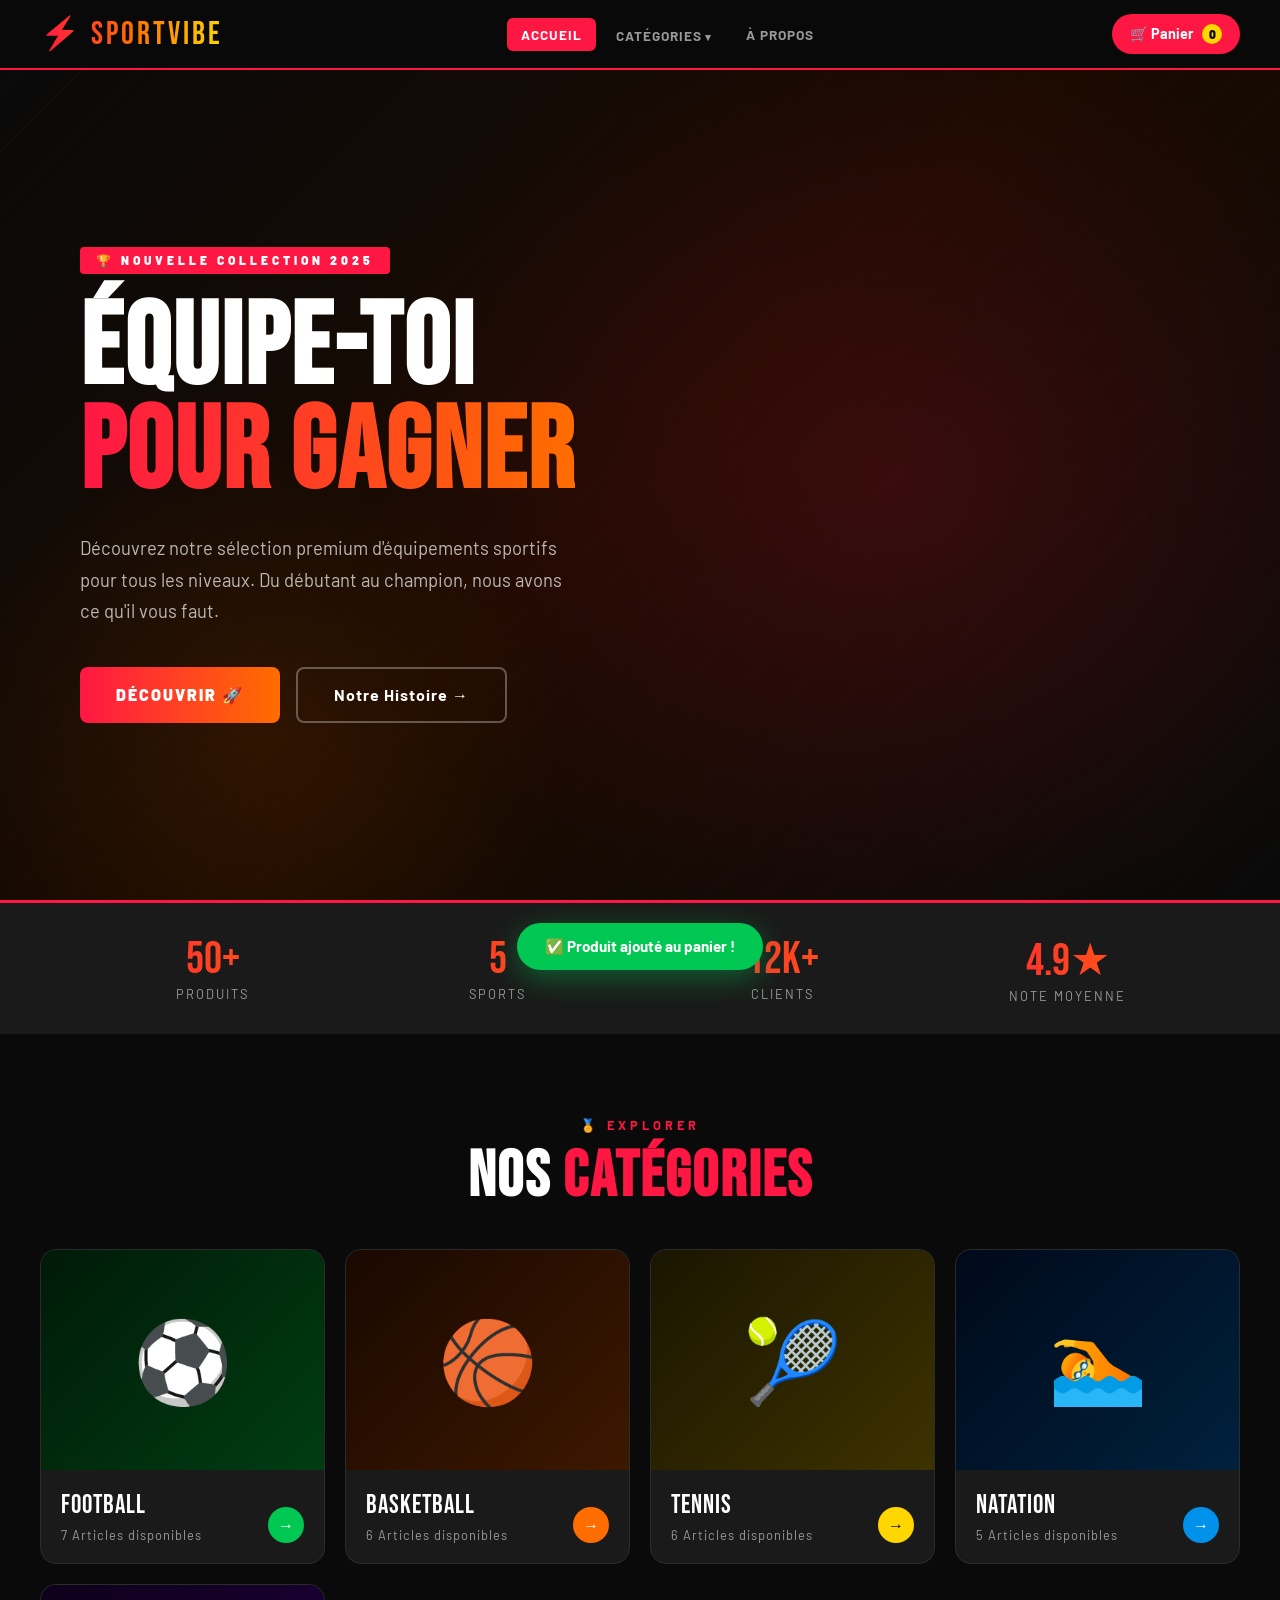
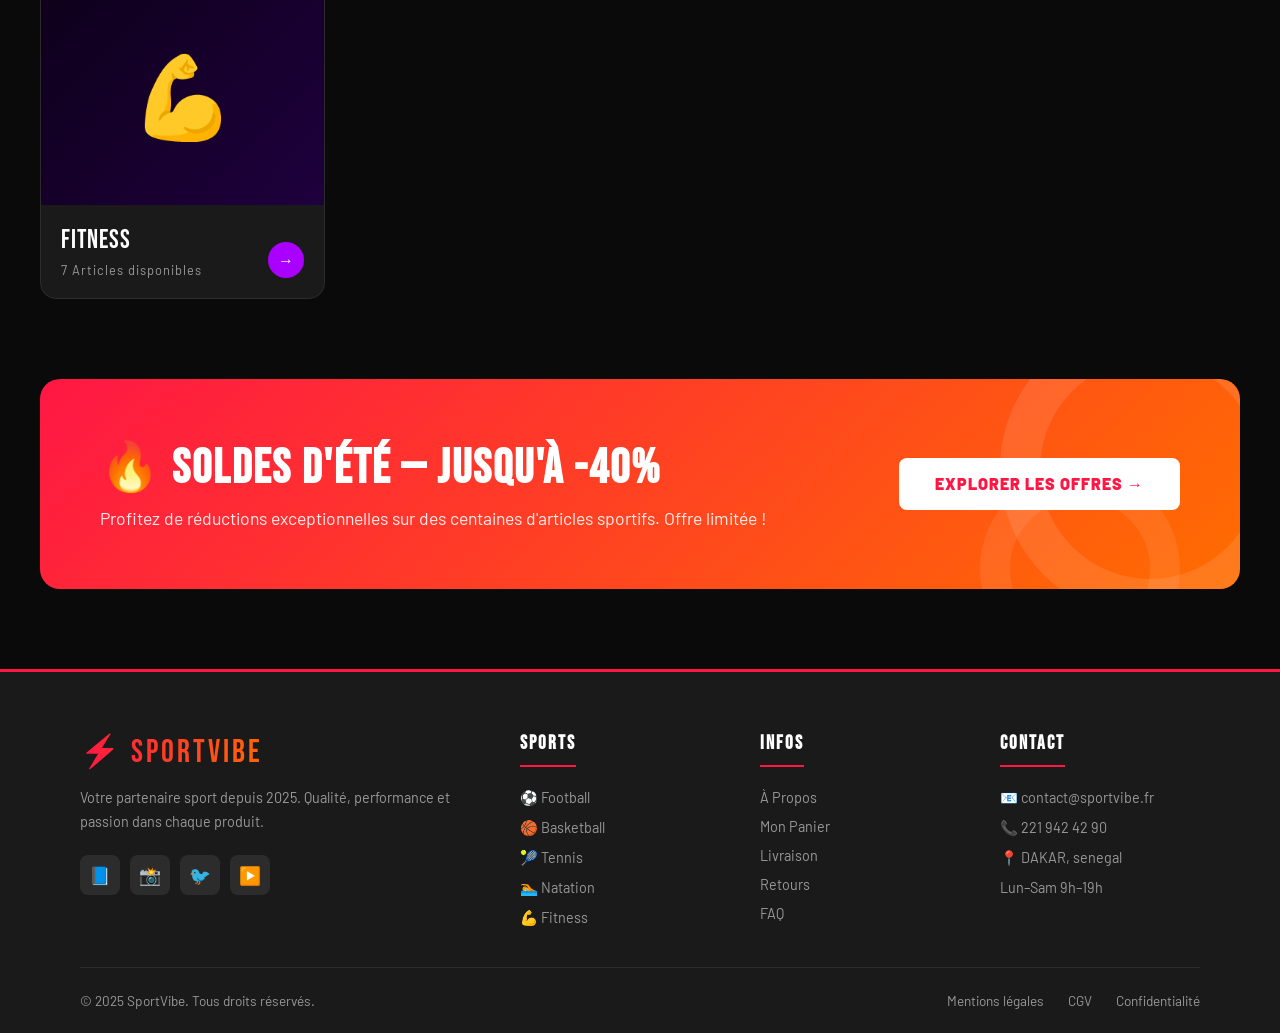
<file: index.html>
<!DOCTYPE html>
<html lang="fr">
<head>
  <meta charset="UTF-8" />
  <meta name="viewport" content="width=device-width, initial-scale=1.0"/>
  <title>SportVibe – Équipements Sport</title>
  <link rel="stylesheet" href="style.css" />
</head>
<body>

<!-- NAVBAR -->
<nav class="navbar">
  <a class="nav-logo" href="index.html">⚡ SPORTVIBE</a>
  <div class="nav-links">
    <a href="index.html" class="active">Accueil</a>
    <div class="nav-dropdown">
      <a href="#">Catégories</a>
      <div class="dropdown-menu">
        <a href="football.html">⚽ Football</a>
        <a href="basketball.html">🏀 Basketball</a>
        <a href="tennis.html">🎾 Tennis</a>
        <a href="natation.html">🏊 Natation</a>
        <a href="fitness.html">💪 Fitness</a>
      </div>
    </div>
    <a href="apropos.html">À Propos</a>
  </div>
  <a href="panier.html" class="btn-cart">
    🛒 Panier <span class="cart-count" id="cartCount">0</span>
  </a>
</nav>

<!-- PAGE -->
<div class="page-wrapper">

  <!-- HERO -->
  <section class="hero">
    <div class="hero-bg"></div>
    <div class="hero-stripes"></div>
    <div class="hero-content">
      <div class="hero-tag">🏆 Nouvelle Collection 2025</div>
      <h1>ÉQUIPE-TOI <span>POUR GAGNER</span></h1>
      <p>Découvrez notre sélection premium d'équipements sportifs pour tous les niveaux. Du débutant au champion, nous avons ce qu'il vous faut.</p>
      <div class="hero-btns">
        <a href="football.html" class="btn-primary">Découvrir 🚀</a>
        <a href="apropos.html" class="btn-secondary">Notre Histoire →</a>
      </div>
    </div>
  </section>

  <!-- STATS BAR -->
  <div class="stats-bar">
    <div class="stat-item">
      <div class="stat-num">50+</div>
      <div class="stat-label">Produits</div>
    </div>
    <div class="stat-item">
      <div class="stat-num">5</div>
      <div class="stat-label">Sports</div>
    </div>
    <div class="stat-item">
      <div class="stat-num">12K+</div>
      <div class="stat-label">Clients</div>
    </div>
    <div class="stat-item">
      <div class="stat-num">4.9★</div>
      <div class="stat-label">Note Moyenne</div>
    </div>
  </div>

  <!-- CATEGORIES -->
  <div class="section-header">
    <div class="section-tag">🏅 Explorer</div>
    <h2 class="section-title">NOS <span>CATÉGORIES</span></h2>
  </div>

  <section class="categories-section">
    <div class="categories-grid">

      <a href="football.html" class="cat-card" style="--accent:#00C853; --bg: linear-gradient(135deg,#001a08,#003d12);">
        <div class="cat-card-img-placeholder" style="--bg: linear-gradient(135deg,#001a08,#003d12);">⚽</div>
        <div class="cat-card-body">
          <div class="cat-card-name">Football</div>
          <div class="cat-card-count">7 Articles disponibles</div>
        </div>
        <div class="cat-card-arrow" style="background:#00C853;">→</div>
      </a>

      <a href="basketball.html" class="cat-card" style="--accent:#FF6D00; --bg: linear-gradient(135deg,#1a0800,#3d1800);">
        <div class="cat-card-img-placeholder" style="background: linear-gradient(135deg,#1a0800,#3d1800);">🏀</div>
        <div class="cat-card-body">
          <div class="cat-card-name">Basketball</div>
          <div class="cat-card-count">6 Articles disponibles</div>
        </div>
        <div class="cat-card-arrow" style="background:#FF6D00;">→</div>
      </a>

      <a href="tennis.html" class="cat-card" style="--accent:#FFD600; --bg: linear-gradient(135deg,#1a1500,#3d3200);">
        <div class="cat-card-img-placeholder" style="background: linear-gradient(135deg,#1a1500,#3d3200);">🎾</div>
        <div class="cat-card-body">
          <div class="cat-card-name">Tennis</div>
          <div class="cat-card-count">6 Articles disponibles</div>
        </div>
        <div class="cat-card-arrow" style="background:#FFD600; color:#000;">→</div>
      </a>

      <a href="natation.html" class="cat-card" style="--accent:#0091EA; --bg: linear-gradient(135deg,#00091a,#00213d);">
        <div class="cat-card-img-placeholder" style="background: linear-gradient(135deg,#00091a,#00213d);">🏊</div>
        <div class="cat-card-body">
          <div class="cat-card-name">Natation</div>
          <div class="cat-card-count">5 Articles disponibles</div>
        </div>
        <div class="cat-card-arrow" style="background:#0091EA;">→</div>
      </a>

      <a href="fitness.html" class="cat-card" style="--accent:#AA00FF; --bg: linear-gradient(135deg,#0e001a,#1e003d);">
        <div class="cat-card-img-placeholder" style="background: linear-gradient(135deg,#0e001a,#1e003d);">💪</div>
        <div class="cat-card-body">
          <div class="cat-card-name">Fitness</div>
          <div class="cat-card-count">7 Articles disponibles</div>
        </div>
        <div class="cat-card-arrow" style="background:#AA00FF;">→</div>
      </a>

    </div>
  </section>

  <!-- PROMO BANNER -->
  <div class="promo-banner" style="margin: 0 40px 80px;">
    <div class="promo-text">
      <h2>🔥 SOLDES D'ÉTÉ — JUSQU'À -40%</h2>
      <p>Profitez de réductions exceptionnelles sur des centaines d'articles sportifs. Offre limitée !</p>
    </div>
    <a href="football.html" class="btn-white">Explorer les Offres →</a>
  </div>

</div>

<!-- FOOTER -->
<footer class="footer">
  <div class="footer-grid">
    <div class="footer-brand">
      <div class="footer-logo">⚡ SPORTVIBE</div>
      <p class="footer-desc">Votre partenaire sport depuis 2025. Qualité, performance et passion dans chaque produit.</p>
      <div class="footer-social">
        <a class="social-btn" href="#">📘</a>
        <a class="social-btn" href="#">📸</a>
        <a class="social-btn" href="#">🐦</a>
        <a class="social-btn" href="#">▶️</a>
      </div>
    </div>
    <div class="footer-col">
      <h4>Sports</h4>
      <ul>
        <li><a href="football.html">⚽ Football</a></li>
        <li><a href="basketball.html">🏀 Basketball</a></li>
        <li><a href="tennis.html">🎾 Tennis</a></li>
        <li><a href="natation.html">🏊 Natation</a></li>
        <li><a href="fitness.html">💪 Fitness</a></li>
      </ul>
    </div>
    <div class="footer-col">
      <h4>Infos</h4>
      <ul>
        <li><a href="apropos.html">À Propos</a></li>
        <li><a href="panier.html">Mon Panier</a></li>
        <li><a href="#">Livraison</a></li>
        <li><a href="#">Retours</a></li>
        <li><a href="#">FAQ</a></li>
      </ul>
    </div>
    <div class="footer-col">
      <h4>Contact</h4>
      <ul>
        <li><a href="#">📧 contact@sportvibe.fr</a></li>
        <li><a href="#">📞 221 942 42 90</a></li>
        <li><a href="#">📍 DAKAR, senegal</a></li>
        <li><a href="#">Lun–Sam 9h–19h</a></li>
      </ul>
    </div>
  </div>
  <div class="footer-bottom">
    <p class="footer-copy">© 2025 SportVibe. Tous droits réservés.</p>
    <div class="footer-bottom-links">
      <a href="#">Mentions légales</a>
      <a href="#">CGV</a>
      <a href="#">Confidentialité</a>
    </div>
  </div>
</footer>

<!-- TOAST -->
<div class="toast" id="toast">✅ Produit ajouté au panier !</div>

<script>
// Gestion panier
function getCart() { return JSON.parse(localStorage.getItem('sportvibe-cart') || '[]'); }
function saveCart(c) { localStorage.setItem('sportvibe-cart', JSON.stringify(c)); }
function updateCount() {
  const c = getCart();
  const total = c.reduce((s, i) => s + i.qty, 0);
  document.getElementById('cartCount').textContent = total;
}
function addToCart(name, price, emoji) {
  const c = getCart();
  const idx = c.findIndex(i => i.name === name);
  if (idx >= 0) c[idx].qty++;
  else c.push({ name, price, emoji, qty: 1 });
  saveCart(c);
  updateCount();
  const t = document.getElementById('toast');
  t.classList.add('show');
  setTimeout(() => t.classList.remove('show'), 2500);
}
updateCount();
</script>
</body>
</html>
</file>
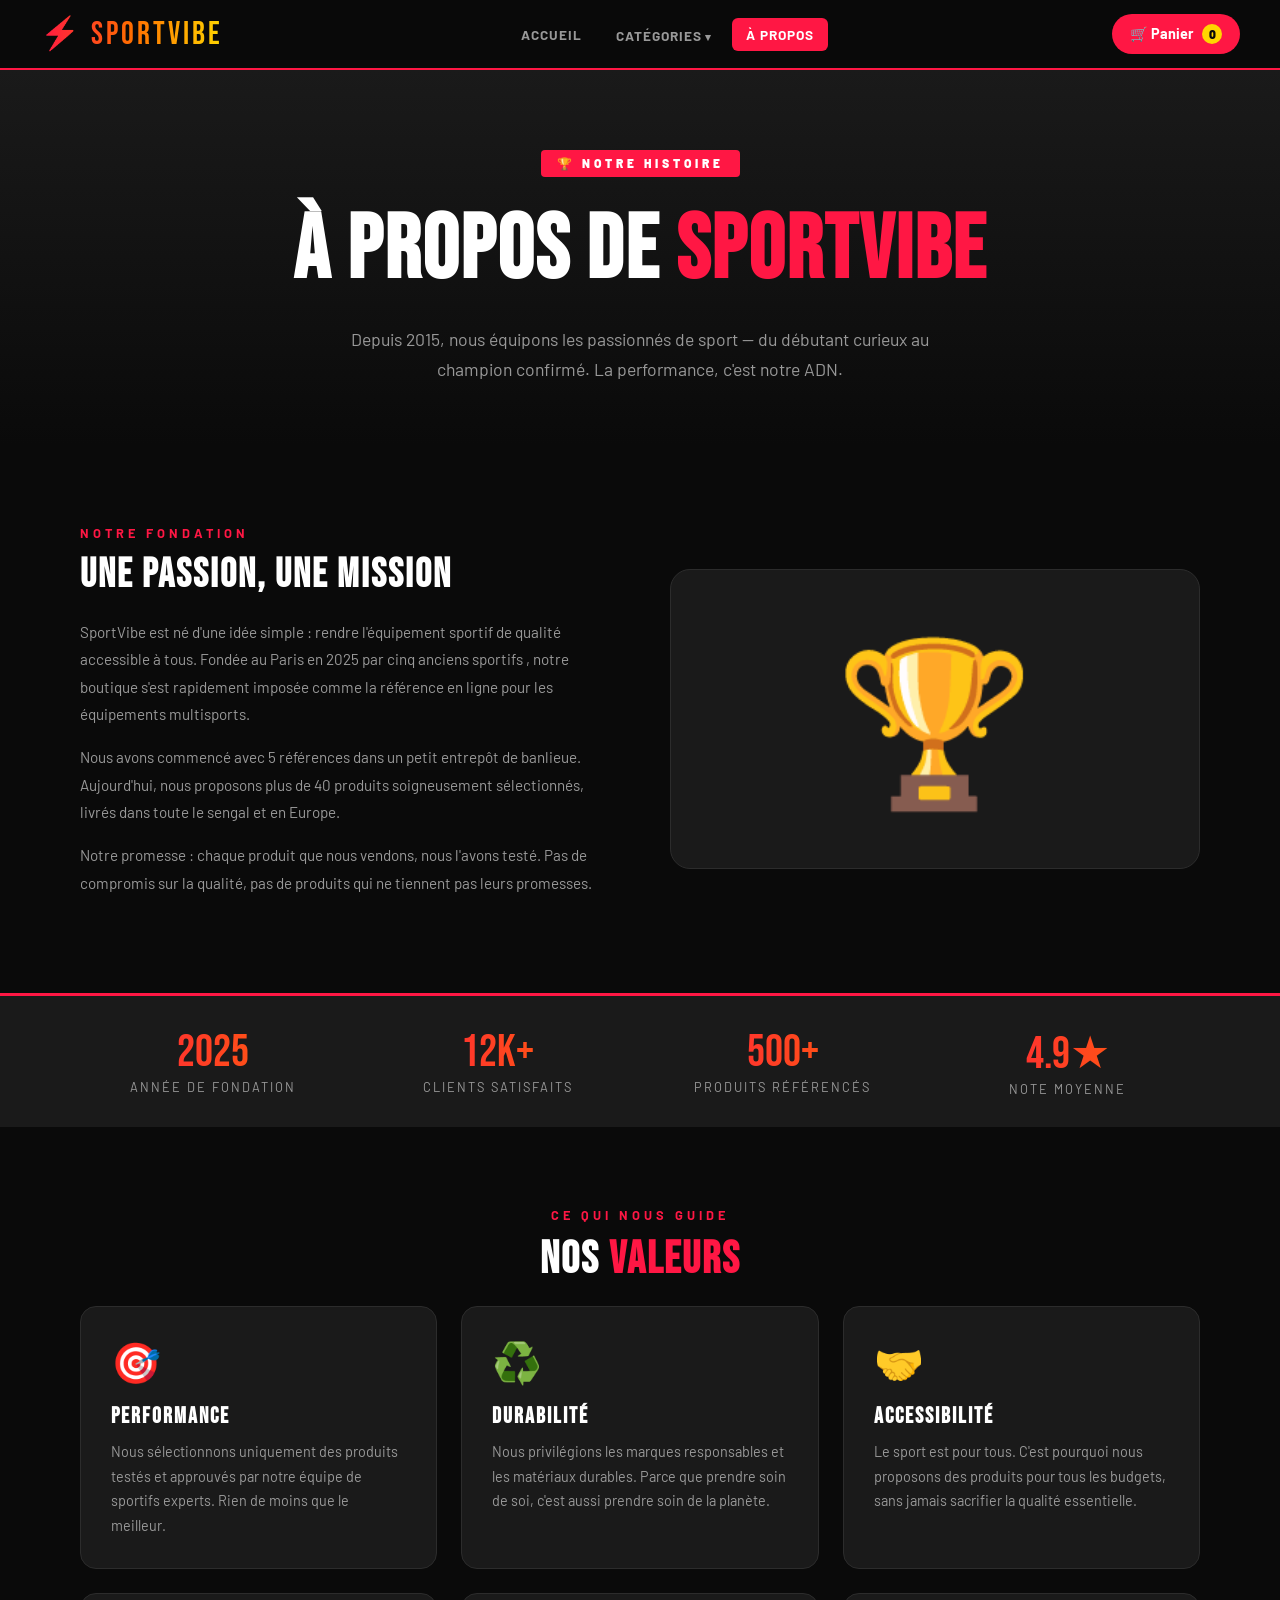
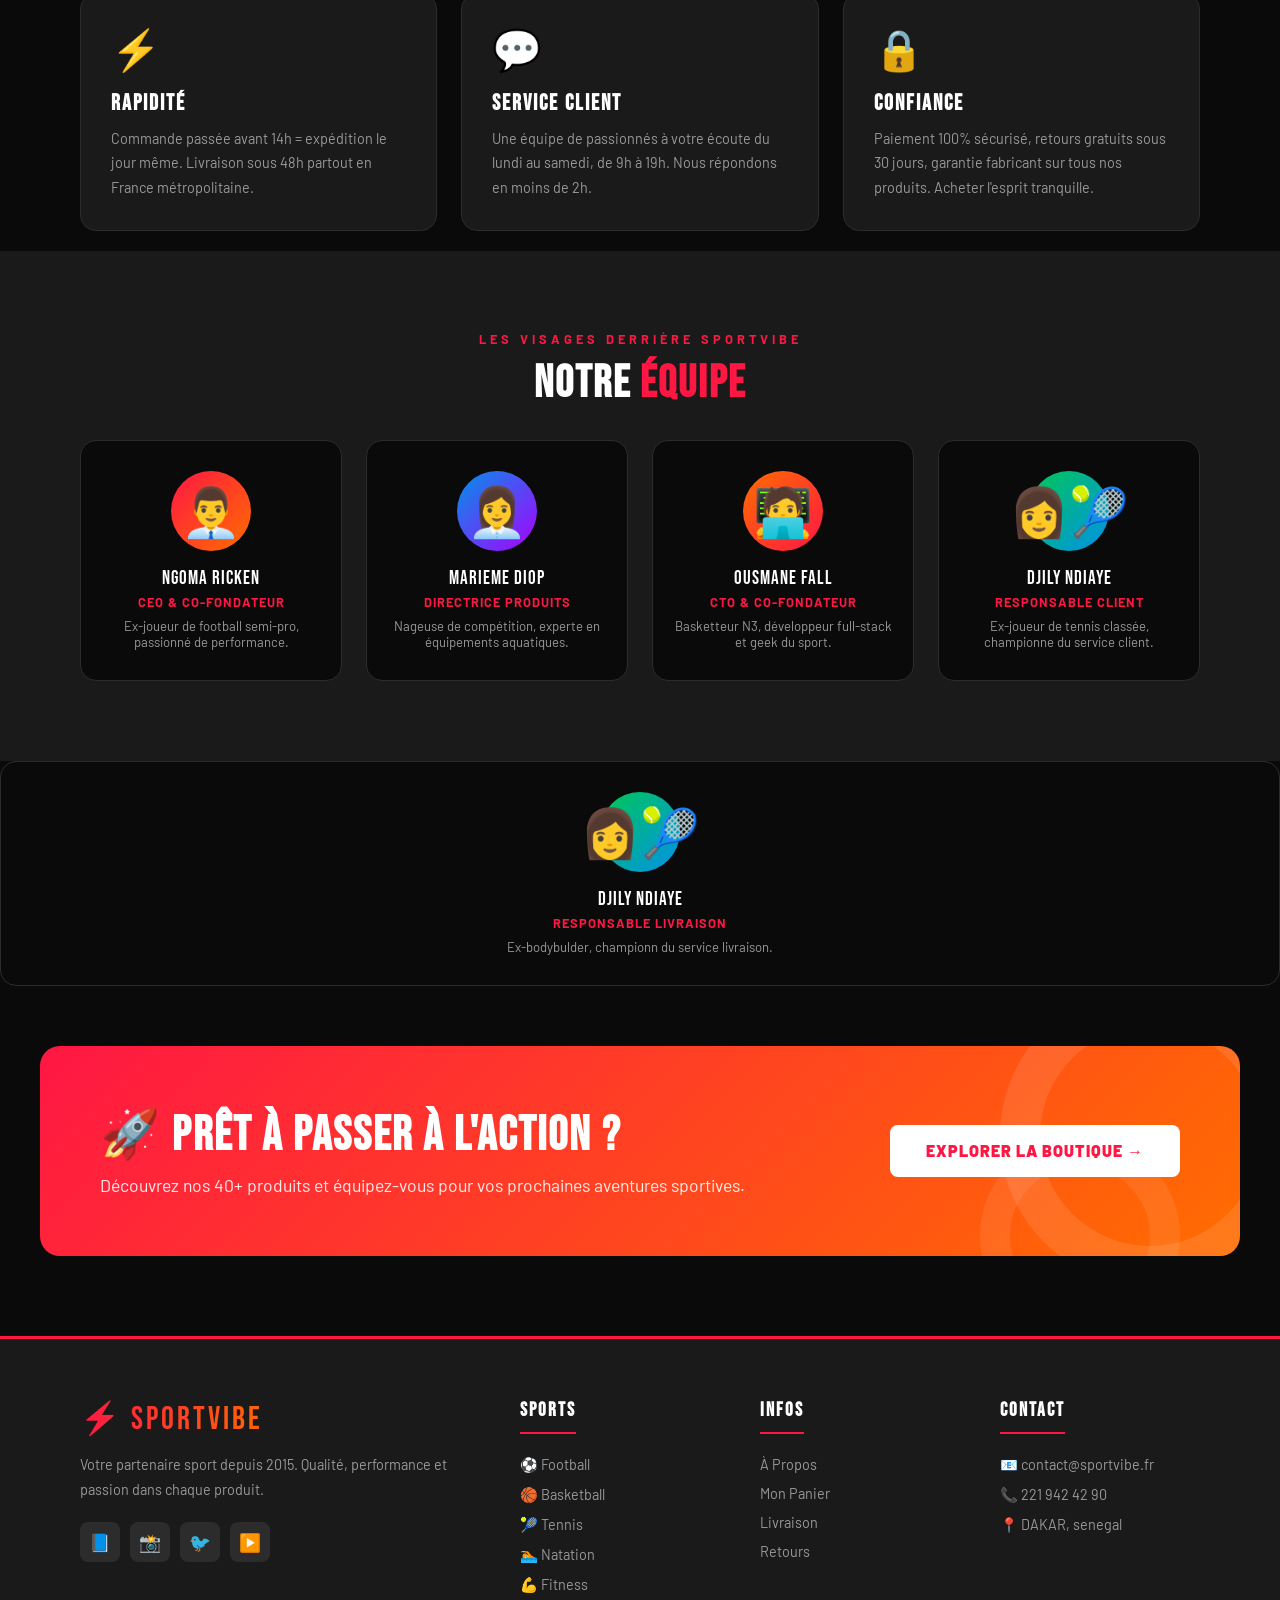
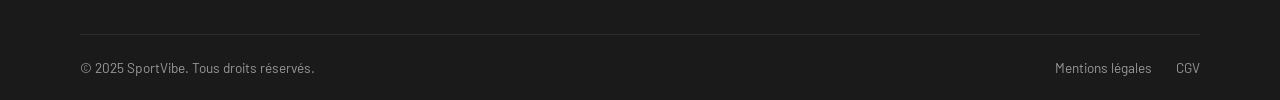
<file: apropos.html>
<!DOCTYPE html>
<html lang="fr">
<head>
  <meta charset="UTF-8"/>
  <meta name="viewport" content="width=device-width, initial-scale=1.0"/>
  <title>À Propos – SportVibe</title>
  <link rel="stylesheet" href="style.css"/>
</head>
<body>

<nav class="navbar">
  <a class="nav-logo" href="index.html">⚡ SPORTVIBE</a>
  <div class="nav-links">
    <a href="index.html">Accueil</a>
    <div class="nav-dropdown">
      <a href="#">Catégories</a>
      <div class="dropdown-menu">
        <a href="football.html">⚽ Football</a>
        <a href="basketball.html">🏀 Basketball</a>
        <a href="tennis.html">🎾 Tennis</a>
        <a href="natation.html">🏊 Natation</a>
        <a href="fitness.html">💪 Fitness</a>
      </div>
    </div>
    <a href="apropos.html" class="active">À Propos</a>
  </div>
  <a href="panier.html" class="btn-cart">🛒 Panier <span class="cart-count" id="cartCount">0</span></a>
</nav>

<div class="page-wrapper">

  <!-- HERO -->
  <div class="apropos-hero">
    <div class="hero-tag" style="margin:0 auto 20px;">🏆 Notre Histoire</div>
    <h1>À PROPOS DE <span>SPORTVIBE</span></h1>
    <p>Depuis 2015, nous équipons les passionnés de sport — du débutant curieux au champion confirmé. La performance, c'est notre ADN.</p>
  </div>

  <!-- SECTION 1 : Histoire -->
  <div class="apropos-section">
    <div class="apropos-grid">
      <div>
        <div class="apropos-label">Notre Fondation</div>
        <h2>UNE PASSION, UNE MISSION</h2>
        <p>SportVibe est né d'une idée simple : rendre l'équipement sportif de qualité accessible à tous. Fondée au Paris en 2025 par cinq anciens sportifs , notre boutique s'est rapidement imposée comme la référence en ligne pour les équipements multisports.</p>
        <p>Nous avons commencé avec 5 références dans un petit entrepôt de banlieue. Aujourd'hui, nous proposons plus de 40 produits soigneusement sélectionnés, livrés dans toute le sengal et en Europe.</p>
        <p>Notre promesse : chaque produit que nous vendons, nous l'avons testé. Pas de compromis sur la qualité, pas de produits qui ne tiennent pas leurs promesses.</p>
      </div>
      <div class="apropos-img-block">🏆</div>
    </div>
  </div>

  <!-- SECTION 2 : Chiffres -->
  <div class="stats-bar" style="margin:0;">
    <div class="stat-item">
      <div class="stat-num">2025</div>
      <div class="stat-label">Année de fondation</div>
    </div>
    <div class="stat-item">
      <div class="stat-num">12K+</div>
      <div class="stat-label">Clients satisfaits</div>
    </div>
    <div class="stat-item">
      <div class="stat-num">500+</div>
      <div class="stat-label">Produits référencés</div>
    </div>
    <div class="stat-item">
      <div class="stat-num">4.9★</div>
      <div class="stat-label">Note moyenne</div>
    </div>
  </div>

  <!-- SECTION 3 : Valeurs -->
  <div class="apropos-section" style="padding-bottom:20px;">
    <div style="text-align:center; margin-bottom:20px;">
      <div class="apropos-label" style="text-align:center;">Ce qui nous guide</div>
      <h2 style="text-align:center; font-family:'Bebas Neue',sans-serif; font-size:2.8rem; letter-spacing:2px;">NOS <span style="color:var(--rouge);">VALEURS</span></h2>
    </div>
    <div class="valeurs-grid">
      <div class="valeur-card">
        <div class="valeur-icon">🎯</div>
        <h3>PERFORMANCE</h3>
        <p>Nous sélectionnons uniquement des produits testés et approuvés par notre équipe de sportifs experts. Rien de moins que le meilleur.</p>
      </div>
      <div class="valeur-card">
        <div class="valeur-icon">♻️</div>
        <h3>DURABILITÉ</h3>
        <p>Nous privilégions les marques responsables et les matériaux durables. Parce que prendre soin de soi, c'est aussi prendre soin de la planète.</p>
      </div>
      <div class="valeur-card">
        <div class="valeur-icon">🤝</div>
        <h3>ACCESSIBILITÉ</h3>
        <p>Le sport est pour tous. C'est pourquoi nous proposons des produits pour tous les budgets, sans jamais sacrifier la qualité essentielle.</p>
      </div>
      <div class="valeur-card">
        <div class="valeur-icon">⚡</div>
        <h3>RAPIDITÉ</h3>
        <p>Commande passée avant 14h = expédition le jour même. Livraison sous 48h partout en France métropolitaine.</p>
      </div>
      <div class="valeur-card">
        <div class="valeur-icon">💬</div>
        <h3>SERVICE CLIENT</h3>
        <p>Une équipe de passionnés à votre écoute du lundi au samedi, de 9h à 19h. Nous répondons en moins de 2h.</p>
      </div>
      <div class="valeur-card">
        <div class="valeur-icon">🔒</div>
        <h3>CONFIANCE</h3>
        <p>Paiement 100% sécurisé, retours gratuits sous 30 jours, garantie fabricant sur tous nos produits. Acheter l'esprit tranquille.</p>
      </div>
    </div>
  </div>

  <!-- SECTION 4 : Équipe -->
  <div class="apropos-section alt">
    <div style="text-align:center; margin-bottom:10px;">
      <div class="apropos-label" style="text-align:center;">Les visages derrière SportVibe</div>
      <h2 style="text-align:center; font-family:'Bebas Neue',sans-serif; font-size:2.8rem; letter-spacing:2px; color:var(--blanc);">NOTRE <span style="color:var(--rouge);">ÉQUIPE</span></h2>
    </div>
    <div class="team-grid">
      <div class="team-card">
        <div class="team-avatar">👨‍💼</div>
        <div class="team-name">NGOMA ricken</div>
        <div class="team-role">CEO & Co-Fondateur</div>
        <p style="font-size:0.82rem; color:var(--gris-c); margin-top:8px;">Ex-joueur de football semi-pro, passionné de performance.</p>
      </div>
      <div class="team-card">
        <div class="team-avatar" style="background:linear-gradient(135deg,#0091EA,#AA00FF);">👩‍💼</div>
        <div class="team-name">MARIEME DIOP</div>
        <div class="team-role">Directrice Produits</div>
        <p style="font-size:0.82rem; color:var(--gris-c); margin-top:8px;">Nageuse de compétition, experte en équipements aquatiques.</p>
      </div>
      <div class="team-card">
        <div class="team-avatar" style="background:linear-gradient(135deg,#FF6D00,#FF1744);">🧑‍💻</div>
        <div class="team-name">OUSMANE FALL</div>
        <div class="team-role">CTO & Co-Fondateur</div>
        <p style="font-size:0.82rem; color:var(--gris-c); margin-top:8px;">Basketteur N3, développeur full-stack et geek du sport.</p>
      </div>
      <div class="team-card">
        <div class="team-avatar" style="background:linear-gradient(135deg,#00C853,#0091EA);">👩‍🎾</div>
        <div class="team-name">DJILY NDIAYE</div>
        <div class="team-role">Responsable Client</div>
        <p style="font-size:0.82rem; color:var(--gris-c); margin-top:8px;">Ex-joueur de tennis classée, championne du service client.</p>
      </div>
    </div>
  </div>
  <div class="team-card">
        <div class="team-avatar" style="background:linear-gradient(135deg,#00C853,#0091EA);">👩‍🎾</div>
        <div class="team-name">DJILY NDIAYE</div>
        <div class="team-role">Responsable livraison</div>
        <p style="font-size:0.82rem; color:var(--gris-c); margin-top:8px;">Ex-bodybulder, championn du service livraison.</p>
      </div>
    </div>
  </div>

  <!-- CTA -->
  <div class="promo-banner" style="margin:60px 40px 80px;">
    <div class="promo-text">
      <h2>🚀 PRÊT À PASSER À L'ACTION ?</h2>
      <p>Découvrez nos 40+ produits et équipez-vous pour vos prochaines aventures sportives.</p>
    </div>
    <a href="index.html" class="btn-white">Explorer la boutique →</a>
  </div>

</div>

<footer class="footer">
  <div class="footer-grid">
    <div class="footer-brand">
      <div class="footer-logo">⚡ SPORTVIBE</div>
      <p class="footer-desc">Votre partenaire sport depuis 2015. Qualité, performance et passion dans chaque produit.</p>
      <div class="footer-social">
        <a class="social-btn" href="#">📘</a>
        <a class="social-btn" href="#">📸</a>
        <a class="social-btn" href="#">🐦</a>
        <a class="social-btn" href="#">▶️</a>
      </div>
    </div>
    <div class="footer-col">
      <h4>Sports</h4>
      <ul>
        <li><a href="football.html">⚽ Football</a></li>
        <li><a href="basketball.html">🏀 Basketball</a></li>
        <li><a href="tennis.html">🎾 Tennis</a></li>
        <li><a href="natation.html">🏊 Natation</a></li>
        <li><a href="fitness.html">💪 Fitness</a></li>
      </ul>
    </div>
    <div class="footer-col">
      <h4>Infos</h4>
      <ul>
        <li><a href="apropos.html">À Propos</a></li>
        <li><a href="panier.html">Mon Panier</a></li>
        <li><a href="#">Livraison</a></li>
        <li><a href="#">Retours</a></li>
      </ul>
    </div>
    <div class="footer-col">
      <h4>Contact</h4>
      <ul>
        <li><a href="#">📧 contact@sportvibe.fr</a></li>
        <li><a href="#">📞 221 942 42 90</a></li>
        <li><a href="#">📍 DAKAR, senegal</a></li>
      </ul>
    </div>
  </div>
  <div class="footer-bottom">
    <p class="footer-copy">© 2025 SportVibe. Tous droits réservés.</p>
    <div class="footer-bottom-links">
      <a href="#">Mentions légales</a>
      <a href="#">CGV</a>
    </div>
  </div>
</footer>

<script>
function getCart() { return JSON.parse(localStorage.getItem('sportvibe-cart') || '[]'); }
function updateCount() {
  document.getElementById('cartCount').textContent = getCart().reduce((s,i)=>s+i.qty,0);
}
updateCount();
</script>
</body>
</html>
</file>
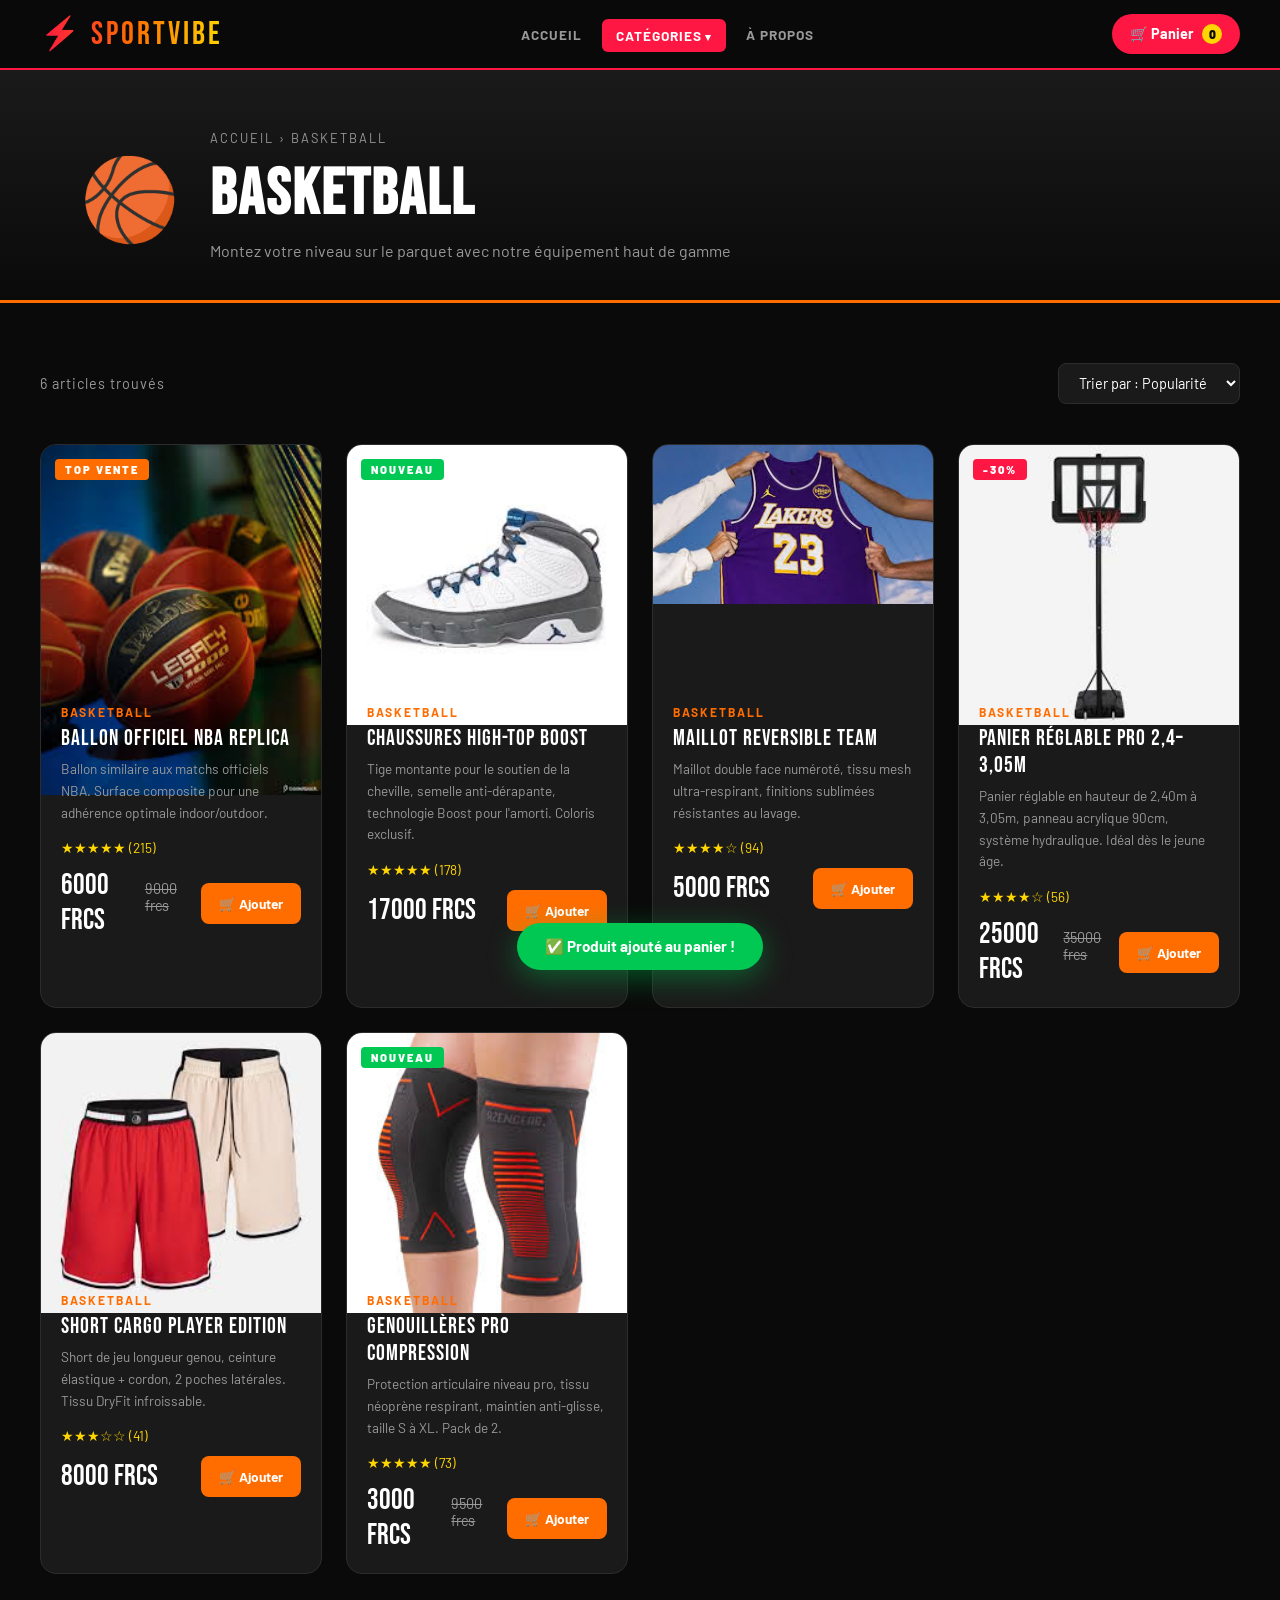
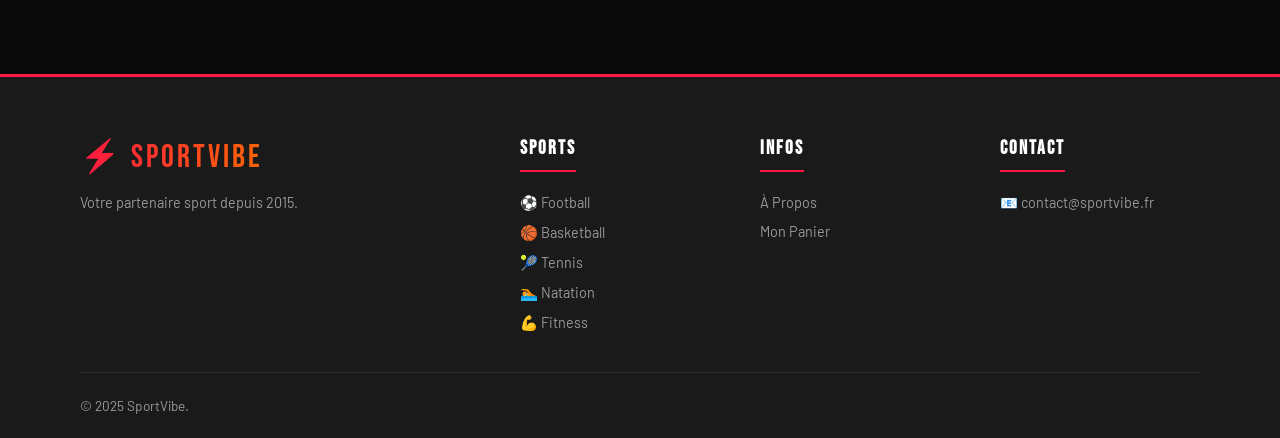
<file: baseketball.html>
<!DOCTYPE html>
<html lang="fr">
<head>
  <meta charset="UTF-8"/>
  <meta name="viewport" content="width=device-width, initial-scale=1.0"/>
  <title>Basketball – SportVibe</title>
  <link rel="stylesheet" href="style.css"/>
  <style>
    :root { --accent-color: #FF6D00; }
    .btn-add-cart { background: #FF6D00 !important; }
    .product-category { color: #FF6D00 !important; }
    .cat-hero { border-bottom-color: #FF6D00; }
  </style>
</head>
<body>

<nav class="navbar">
  <a class="nav-logo" href="index.html">⚡ SPORTVIBE</a>
  <div class="nav-links">
    <a href="index.html">Accueil</a>
    <div class="nav-dropdown">
      <a href="#" class="active">Catégories</a>
      <div class="dropdown-menu">
        <a href="football.html">⚽ Football</a>
        <a href="basketball.html">🏀 Basketball</a>
        <a href="tennis.html">🎾 Tennis</a>
        <a href="natation.html">🏊 Natation</a>
        <a href="fitness.html">💪 Fitness</a>
      </div>
    </div>
    <a href="apropos.html">À Propos</a>
  </div>
  <a href="panier.html" class="btn-cart">🛒 Panier <span class="cart-count" id="cartCount">0</span></a>
</nav>

<div class="page-wrapper">

  <div class="cat-hero" style="border-bottom-color:#FF6D00;">
    <div class="cat-hero-icon">🏀</div>
    <div class="cat-hero-text">
      <div class="cat-breadcrumb"><a href="index.html">Accueil</a> › Basketball</div>
      <h1>BASKETBALL</h1>
      <p>Montez votre niveau sur le parquet avec notre équipement haut de gamme</p>
    </div>
  </div>

  <div class="products-section">
    <div class="products-top">
      <div class="products-count">6 articles trouvés</div>
      <select class="sort-select">
        <option>Trier par : Popularité</option>
        <option>Prix croissant</option>
        <option>Prix décroissant</option>
      </select>
    </div>

    <div class="products-grid">

      <div class="product-card">
        <span class="product-badge top">TOP VENTE</span>
        <div class="product-img">
    <img src="image/ballonbaskt.jfif" alt="Montre SportTrack Pro" style="width: 100%; height: auto;">
</div>
        <div class="product-body">
          <div class="product-category">BASKETBALL</div>
          <div class="product-name">Ballon Officiel NBA Replica</div>
          <div class="product-desc">Ballon similaire aux matchs officiels NBA. Surface composite pour une adhérence optimale indoor/outdoor.</div>
          <div class="product-stars">★★★★★ (215)</div>
          <div class="product-footer">
            <div class="product-price">
              <span class="price-current">6000 frcs</span>
              <span class="price-old">9000 frcs</span>
            </div>
            <button class="btn-add-cart" onclick="addToCart('Ballon NBA Replica', 34.99, '🏀')">🛒 Ajouter</button>
          </div>
        </div>
      </div>

      <div class="product-card">
        <span class="product-badge new">NOUVEAU</span>
        <div class="product-img">
    <img src="image/chaussbaskt.jfif" alt="Montre SportTrack Pro" style="width: 100%; height: auto;">
</div>
        <div class="product-body">
          <div class="product-category">BASKETBALL</div>
          <div class="product-name">Chaussures High-Top Boost</div>
          <div class="product-desc">Tige montante pour le soutien de la cheville, semelle anti-dérapante, technologie Boost pour l'amorti. Coloris exclusif.</div>
          <div class="product-stars">★★★★★ (178)</div>
          <div class="product-footer">
            <div class="product-price">
              <span class="price-current">17000 frcs</span>
            </div>
            <button class="btn-add-cart" onclick="addToCart('Chaussures High-Top Boost', 119.99, '👟')">🛒 Ajouter</button>
          </div>
        </div>
      </div>

      <div class="product-card">
        <div class="product-img">
    <img src="image/maillotbaskt.jfif" alt="Montre SportTrack Pro" style="width: 100%; height: auto;">
</div>
        <div class="product-body">
          <div class="product-category">BASKETBALL</div>
          <div class="product-name">Maillot Reversible Team</div>
          <div class="product-desc">Maillot double face numéroté, tissu mesh ultra-respirant, finitions sublimées résistantes au lavage.</div>
          <div class="product-stars">★★★★☆ (94)</div>
          <div class="product-footer">
            <div class="product-price">
              <span class="price-current">5000 frcs</span>
            </div>
            <button class="btn-add-cart" onclick="addToCart('Maillot Reversible Team', 42.99, '🦺')">🛒 Ajouter</button>
          </div>
        </div>
      </div>

      <div class="product-card">
        <span class="product-badge promo">-30%</span>
        <div class="product-img">
    <img src="image/panierbaskt.jfif" alt="Montre SportTrack Pro" style="width: 100%; height: auto;">
</div>
        <div class="product-body">
          <div class="product-category">BASKETBALL</div>
          <div class="product-name">Panier Réglable Pro 2,4–3,05m</div>
          <div class="product-desc">Panier réglable en hauteur de 2,40m à 3,05m, panneau acrylique 90cm, système hydraulique. Idéal dès le jeune âge.</div>
          <div class="product-stars">★★★★☆ (56)</div>
          <div class="product-footer">
            <div class="product-price">
              <span class="price-current">25000 frcs</span>
              <span class="price-old">35000 frcs</span>
            </div>
            <button class="btn-add-cart" onclick="addToCart('Panier Réglable Pro', 279.99, '🏋️')">🛒 Ajouter</button>
          </div>
        </div>
      </div>

      <div class="product-card">
        <div class="product-img">
    <img src="image/shortbaskt.jfif" alt="Montre SportTrack Pro" style="width: 100%; height: auto;">
</div>
        <div class="product-body">
          <div class="product-category">BASKETBALL</div>
          <div class="product-name">Short Cargo Player Edition</div>
          <div class="product-desc">Short de jeu longueur genou, ceinture élastique + cordon, 2 poches latérales. Tissu DryFit infroissable.</div>
          <div class="product-stars">★★★☆☆ (41)</div>
          <div class="product-footer">
            <div class="product-price">
              <span class="price-current">8000 frcs</span>
            </div>
            <button class="btn-add-cart" onclick="addToCart('Short Cargo Player Edition', 29.99, '🩳')">🛒 Ajouter</button>
          </div>
        </div>
      </div>

      <div class="product-card">
        <span class="product-badge new">NOUVEAU</span>
        <div class="product-img">
    <img src="image/genoubasket.jfif" alt="Montre SportTrack Pro" style="width: 100%; height: auto;">
</div>
        <div class="product-body">
          <div class="product-category">BASKETBALL</div>
          <div class="product-name">Genouillères Pro Compression</div>
          <div class="product-desc">Protection articulaire niveau pro, tissu néoprène respirant, maintien anti-glisse, taille S à XL. Pack de 2.</div>
          <div class="product-stars">★★★★★ (73)</div>
          <div class="product-footer">
            <div class="product-price">
              <span class="price-current">3000 frcs</span>
              <span class="price-old">9500 frcs</span>
            </div>
            <button class="btn-add-cart" onclick="addToCart('Genouillères Pro Compression', 24.99, '🧢')">🛒 Ajouter</button>
          </div>
        </div>
      </div>

    </div>
  </div>

</div>

<footer class="footer">
  <div class="footer-grid">
    <div class="footer-brand">
      <div class="footer-logo">⚡ SPORTVIBE</div>
      <p class="footer-desc">Votre partenaire sport depuis 2015.</p>
    </div>
    <div class="footer-col">
      <h4>Sports</h4>
      <ul>
        <li><a href="football.html">⚽ Football</a></li>
        <li><a href="basketball.html">🏀 Basketball</a></li>
        <li><a href="tennis.html">🎾 Tennis</a></li>
        <li><a href="natation.html">🏊 Natation</a></li>
        <li><a href="fitness.html">💪 Fitness</a></li>
      </ul>
    </div>
    <div class="footer-col">
      <h4>Infos</h4>
      <ul>
        <li><a href="apropos.html">À Propos</a></li>
        <li><a href="panier.html">Mon Panier</a></li>
      </ul>
    </div>
    <div class="footer-col">
      <h4>Contact</h4>
      <ul>
        <li><a href="#">📧 contact@sportvibe.fr</a></li>
      </ul>
    </div>
  </div>
  <div class="footer-bottom">
    <p class="footer-copy">© 2025 SportVibe.</p>
  </div>
</footer>

<div class="toast" id="toast">✅ Produit ajouté au panier !</div>

<script>
function getCart() { return JSON.parse(localStorage.getItem('sportvibe-cart') || '[]'); }
function saveCart(c) { localStorage.setItem('sportvibe-cart', JSON.stringify(c)); }
function updateCount() {
  const c = getCart();
  document.getElementById('cartCount').textContent = c.reduce((s,i)=>s+i.qty,0);
}
function addToCart(name, price, emoji) {
  const c = getCart(); const idx = c.findIndex(i=>i.name===name);
  if(idx>=0) c[idx].qty++; else c.push({name,price,emoji,qty:1});
  saveCart(c); updateCount();
  const t=document.getElementById('toast'); t.classList.add('show');
  setTimeout(()=>t.classList.remove('show'),2500);
}
updateCount();
</script>
</body>
</html>
</file>
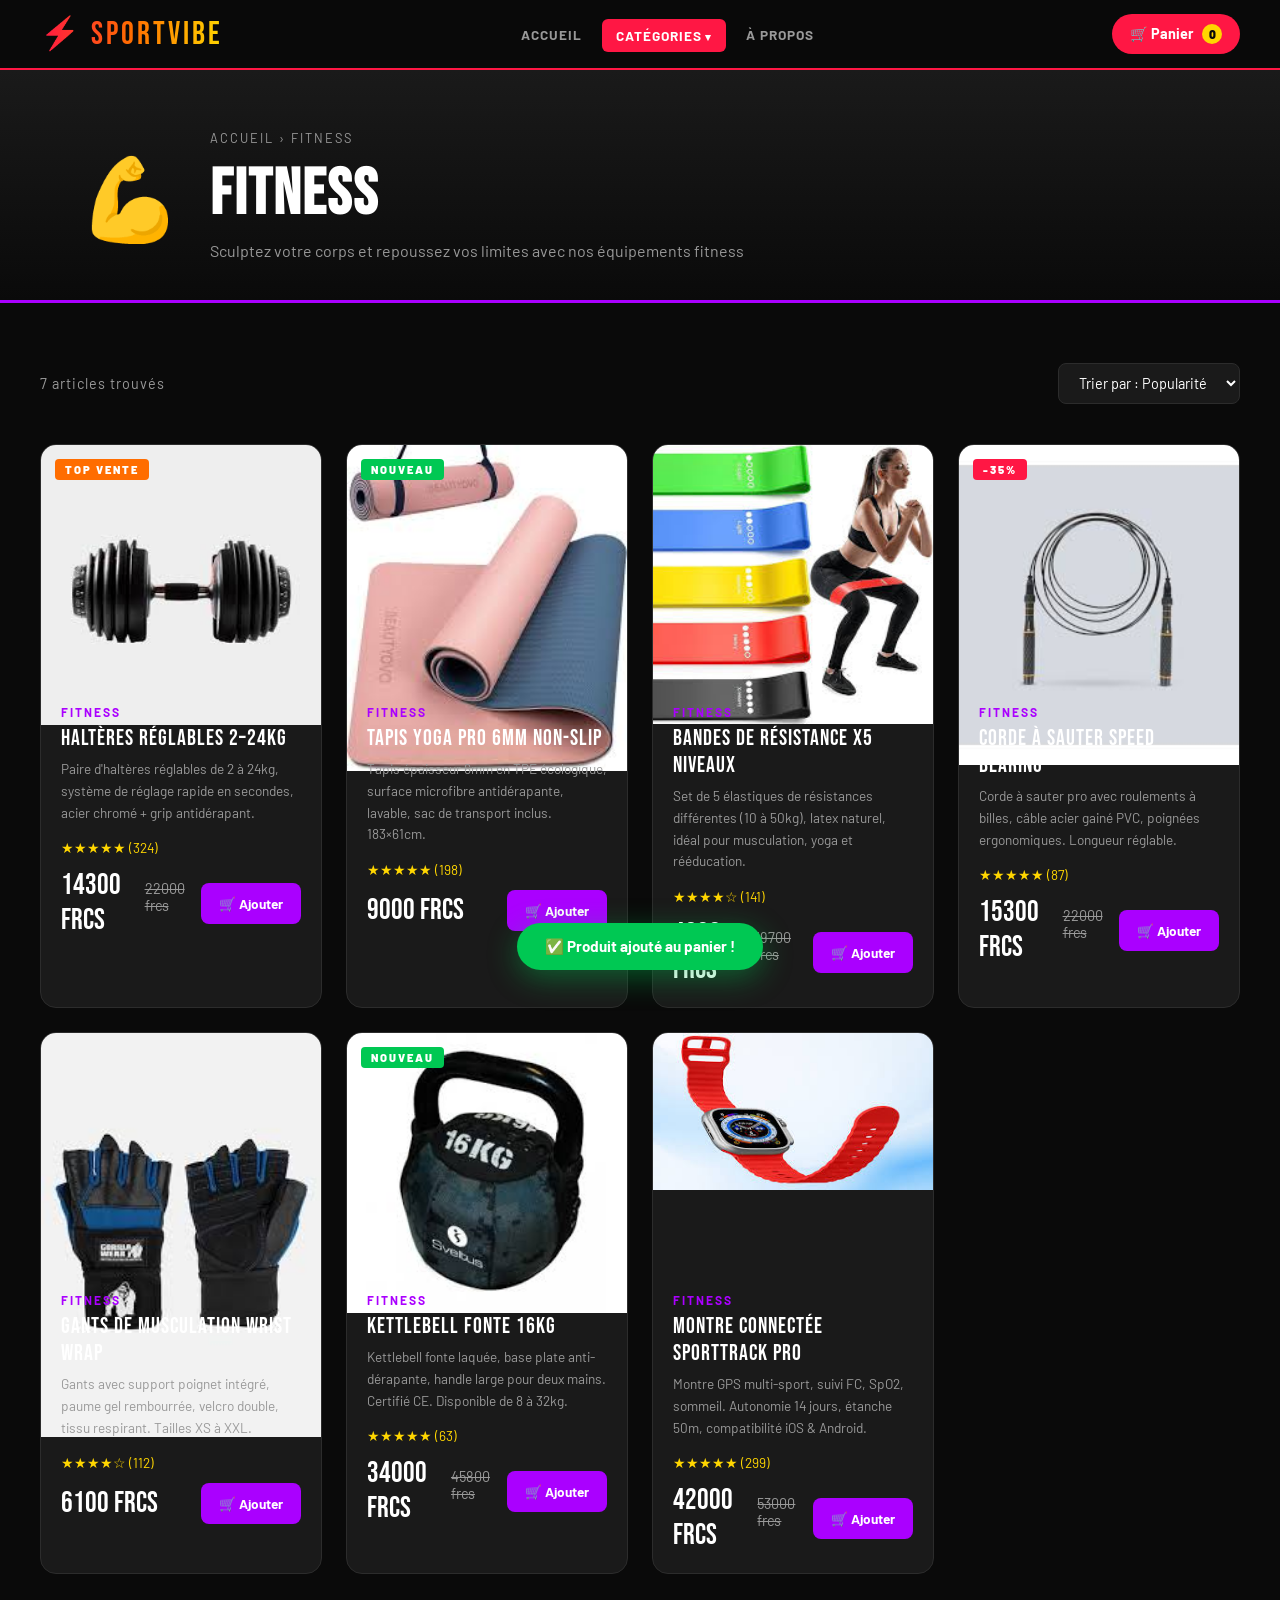
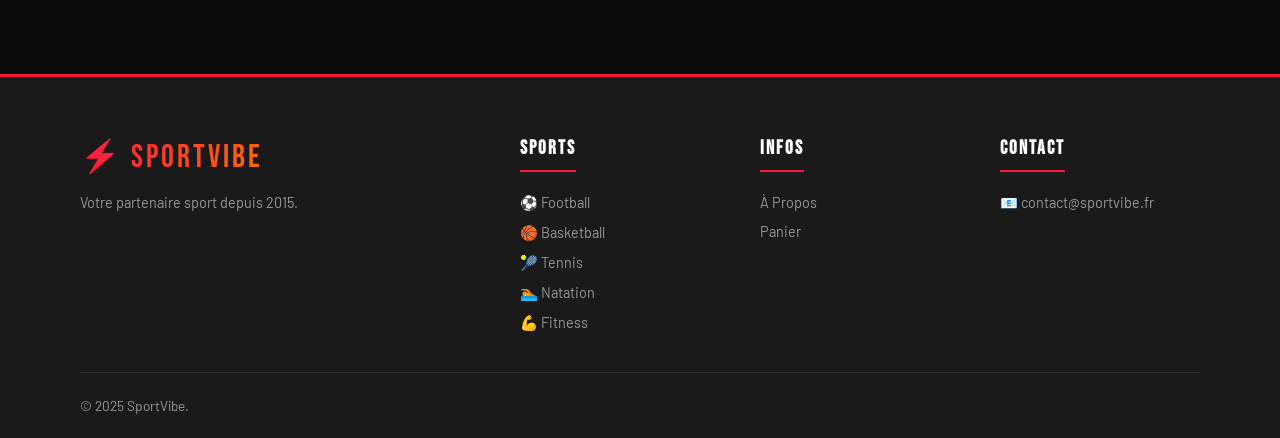
<file: fitness.html>
<!DOCTYPE html>
<html lang="fr">
<head>
  <meta charset="UTF-8"/>
  <meta name="viewport" content="width=device-width, initial-scale=1.0"/>
  <title>Fitness – SportVibe</title>
  <link rel="stylesheet" href="style.css"/>
  <style>
    :root { --accent-color: #AA00FF; }
    .btn-add-cart { background: #AA00FF !important; }
    .product-category { color: #AA00FF !important; }
    .cat-hero { border-bottom-color: #AA00FF; }
  </style>
</head>
<body>

<nav class="navbar">
  <a class="nav-logo" href="index.html">⚡ SPORTVIBE</a>
  <div class="nav-links">
    <a href="index.html">Accueil</a>
    <div class="nav-dropdown">
      <a href="#" class="active">Catégories</a>
      <div class="dropdown-menu">
        <a href="football.html">⚽ Football</a>
        <a href="basketball.html">🏀 Basketball</a>
        <a href="tennis.html">🎾 Tennis</a>
        <a href="natation.html">🏊 Natation</a>
        <a href="fitness.html">💪 Fitness</a>
      </div>
    </div>
    <a href="apropos.html">À Propos</a>
  </div>
  <a href="panier.html" class="btn-cart">🛒 Panier <span class="cart-count" id="cartCount">0</span></a>
</nav>

<div class="page-wrapper">

  <div class="cat-hero" style="border-bottom-color:#AA00FF;">
    <div class="cat-hero-icon">💪</div>
    <div class="cat-hero-text">
      <div class="cat-breadcrumb"><a href="index.html">Accueil</a> › Fitness</div>
      <h1>FITNESS</h1>
      <p>Sculptez votre corps et repoussez vos limites avec nos équipements fitness</p>
    </div>
  </div>

  <div class="products-section">
    <div class="products-top">
      <div class="products-count">7 articles trouvés</div>
      <select class="sort-select">
        <option>Trier par : Popularité</option>
        <option>Prix croissant</option>
        <option>Prix décroissant</option>
      </select>
    </div>

    <div class="products-grid">

      <div class="product-card">
        <span class="product-badge top">TOP VENTE</span>
        <div class="product-img">
    <img src="image/altfit.jfif" alt="Montre SportTrack Pro" style="width: 100%; height: auto;">
</div>
        <div class="product-body">
          <div class="product-category">FITNESS</div>
          <div class="product-name">Haltères Réglables 2–24kg</div>
          <div class="product-desc">Paire d'haltères réglables de 2 à 24kg, système de réglage rapide en secondes, acier chromé + grip antidérapant.</div>
          <div class="product-stars">★★★★★ (324)</div>
          <div class="product-footer">
            <div class="product-price">
              <span class="price-current">14300 frcs</span>
              <span class="price-old">22000 frcs </span>
            </div>
            <button class="btn-add-cart" onclick="addToCart('Haltères Réglables 2-24kg', 199.99, '🏋️')">🛒 Ajouter</button>
          </div>
        </div>
      </div>

      <div class="product-card">
        <span class="product-badge new">NOUVEAU</span>
        <div class="product-img">
    <img src="image/tapisfit.jfif" alt="Montre SportTrack Pro" style="width: 100%; height: auto;">
</div>
        <div class="product-body">
          <div class="product-category">FITNESS</div>
          <div class="product-name">Tapis Yoga Pro 6mm Non-Slip</div>
          <div class="product-desc">Tapis épaisseur 6mm en TPE écologique, surface microfibre antidérapante, lavable, sac de transport inclus. 183×61cm.</div>
          <div class="product-stars">★★★★★ (198)</div>
          <div class="product-footer">
            <div class="product-price">
              <span class="price-current">9000 frcs</span>
            </div>
            <button class="btn-add-cart" onclick="addToCart('Tapis Yoga Pro 6mm', 44.99, '🧘')">🛒 Ajouter</button>
          </div>
        </div>
      </div>

      <div class="product-card">
        <div class="product-img">
    <img src="image/bandfit.jfif" alt="Montre SportTrack Pro" style="width: 100%; height: auto;">
</div>
        <div class="product-body">
          <div class="product-category">FITNESS</div>
          <div class="product-name">Bandes de Résistance x5 Niveaux</div>
          <div class="product-desc">Set de 5 élastiques de résistances différentes (10 à 50kg), latex naturel, idéal pour musculation, yoga et rééducation.</div>
          <div class="product-stars">★★★★☆ (141)</div>
          <div class="product-footer">
            <div class="product-price">
              <span class="price-current">4600 frcs</span>
              <span class="price-old">19700 frcs</span>
            </div>
            <button class="btn-add-cart" onclick="addToCart('Bandes Résistance x5', 24.99, '🔗')">🛒 Ajouter</button>
          </div>
        </div>
      </div>

      <div class="product-card">
        <span class="product-badge promo">-35%</span>
        <div class="product-img">
    <img src="image/cordefit.jfif" alt="Montre SportTrack Pro" style="width: 100%; height: auto;">
</div>
        <div class="product-body">
          <div class="product-category">FITNESS</div>
          <div class="product-name">Corde à Sauter Speed Bearing</div>
          <div class="product-desc">Corde à sauter pro avec roulements à billes, câble acier gainé PVC, poignées ergonomiques. Longueur réglable.</div>
          <div class="product-stars">★★★★★ (87)</div>
          <div class="product-footer">
            <div class="product-price">
              <span class="price-current">15300 frcs</span>
              <span class="price-old">22000 frcs</span>
            </div>
            <button class="btn-add-cart" onclick="addToCart('Corde à Sauter Speed Bearing', 12.99, '🏃')">🛒 Ajouter</button>
          </div>
        </div>
      </div>

      <div class="product-card">
        <div class="product-img">
    <img src="image/gantfit.jfif" alt="Montre SportTrack Pro" style="width: 100%; height: auto;">
</div>
        <div class="product-body">
          <div class="product-category">FITNESS</div>
          <div class="product-name">Gants de Musculation Wrist Wrap</div>
          <div class="product-desc">Gants avec support poignet intégré, paume gel rembourrée, velcro double, tissu respirant. Tailles XS à XXL.</div>
          <div class="product-stars">★★★★☆ (112)</div>
          <div class="product-footer">
            <div class="product-price">
              <span class="price-current">6100 frcs</span>
            </div>
            <button class="btn-add-cart" onclick="addToCart('Gants Musculation Wrist Wrap', 22.99, '💪')">🛒 Ajouter</button>
          </div>
        </div>
      </div>

      <div class="product-card">
        <span class="product-badge new">NOUVEAU</span>
        <div class="product-img">
    <img src="image/kettfit.jfif" alt="Montre SportTrack Pro" style="width: 100%; height: auto;">
</div>
        <div class="product-body">
          <div class="product-category">FITNESS</div>
          <div class="product-name">Kettlebell Fonte 16kg</div>
          <div class="product-desc">Kettlebell fonte laquée, base plate anti-dérapante, handle large pour deux mains. Certifié CE. Disponible de 8 à 32kg.</div>
          <div class="product-stars">★★★★★ (63)</div>
          <div class="product-footer">
            <div class="product-price">
              <span class="price-current">34000 frcs</span>
              <span class="price-old">45800 frcs</span>
            </div>
            <button class="btn-add-cart" onclick="addToCart('Kettlebell Fonte 16kg', 49.99, '⚖️')">🛒 Ajouter</button>
          </div>
        </div>
      </div>

      <div class="product-card">
        <div class="product-img">
    <img src="image/montrefit.jfif" alt="Montre SportTrack Pro" style="width: 100%; height: auto;">
</div>
        <div class="product-body">
          <div class="product-category">FITNESS</div>
          <div class="product-name">Montre Connectée SportTrack Pro</div>
          <div class="product-desc">Montre GPS multi-sport, suivi FC, SpO2, sommeil. Autonomie 14 jours, étanche 50m, compatibilité iOS & Android.</div>
          <div class="product-stars">★★★★★ (299)</div>
          <div class="product-footer">
            <div class="product-price">
              <span class="price-current">42000 frcs</span>
              <span class="price-old">53000 frcs</span>
            </div>
            <button class="btn-add-cart" onclick="addToCart('Montre SportTrack Pro', 129.99, '📱')">🛒 Ajouter</button>
          </div>
        </div>
      </div>

    </div>
  </div>

</div>

<footer class="footer">
  <div class="footer-grid">
    <div class="footer-brand">
      <div class="footer-logo">⚡ SPORTVIBE</div>
      <p class="footer-desc">Votre partenaire sport depuis 2015.</p>
    </div>
    <div class="footer-col">
      <h4>Sports</h4>
      <ul>
        <li><a href="football.html">⚽ Football</a></li>
        <li><a href="basketball.html">🏀 Basketball</a></li>
        <li><a href="tennis.html">🎾 Tennis</a></li>
        <li><a href="natation.html">🏊 Natation</a></li>
        <li><a href="fitness.html">💪 Fitness</a></li>
      </ul>
    </div>
    <div class="footer-col"><h4>Infos</h4><ul><li><a href="apropos.html">À Propos</a></li><li><a href="panier.html">Panier</a></li></ul></div>
    <div class="footer-col"><h4>Contact</h4><ul><li><a href="#">📧 contact@sportvibe.fr</a></li></ul></div>
  </div>
  <div class="footer-bottom"><p class="footer-copy">© 2025 SportVibe.</p></div>
</footer>

<div class="toast" id="toast">✅ Produit ajouté au panier !</div>

<script>
function getCart() { return JSON.parse(localStorage.getItem('sportvibe-cart') || '[]'); }
function saveCart(c) { localStorage.setItem('sportvibe-cart', JSON.stringify(c)); }
function updateCount() { document.getElementById('cartCount').textContent = getCart().reduce((s,i)=>s+i.qty,0); }
function addToCart(name, price, emoji) {
  const c=getCart(); const idx=c.findIndex(i=>i.name===name);
  if(idx>=0) c[idx].qty++; else c.push({name,price,emoji,qty:1});
  saveCart(c); updateCount();
  const t=document.getElementById('toast'); t.classList.add('show'); setTimeout(()=>t.classList.remove('show'),2500);
}
updateCount();
</script>
</body>
</html>
</file>
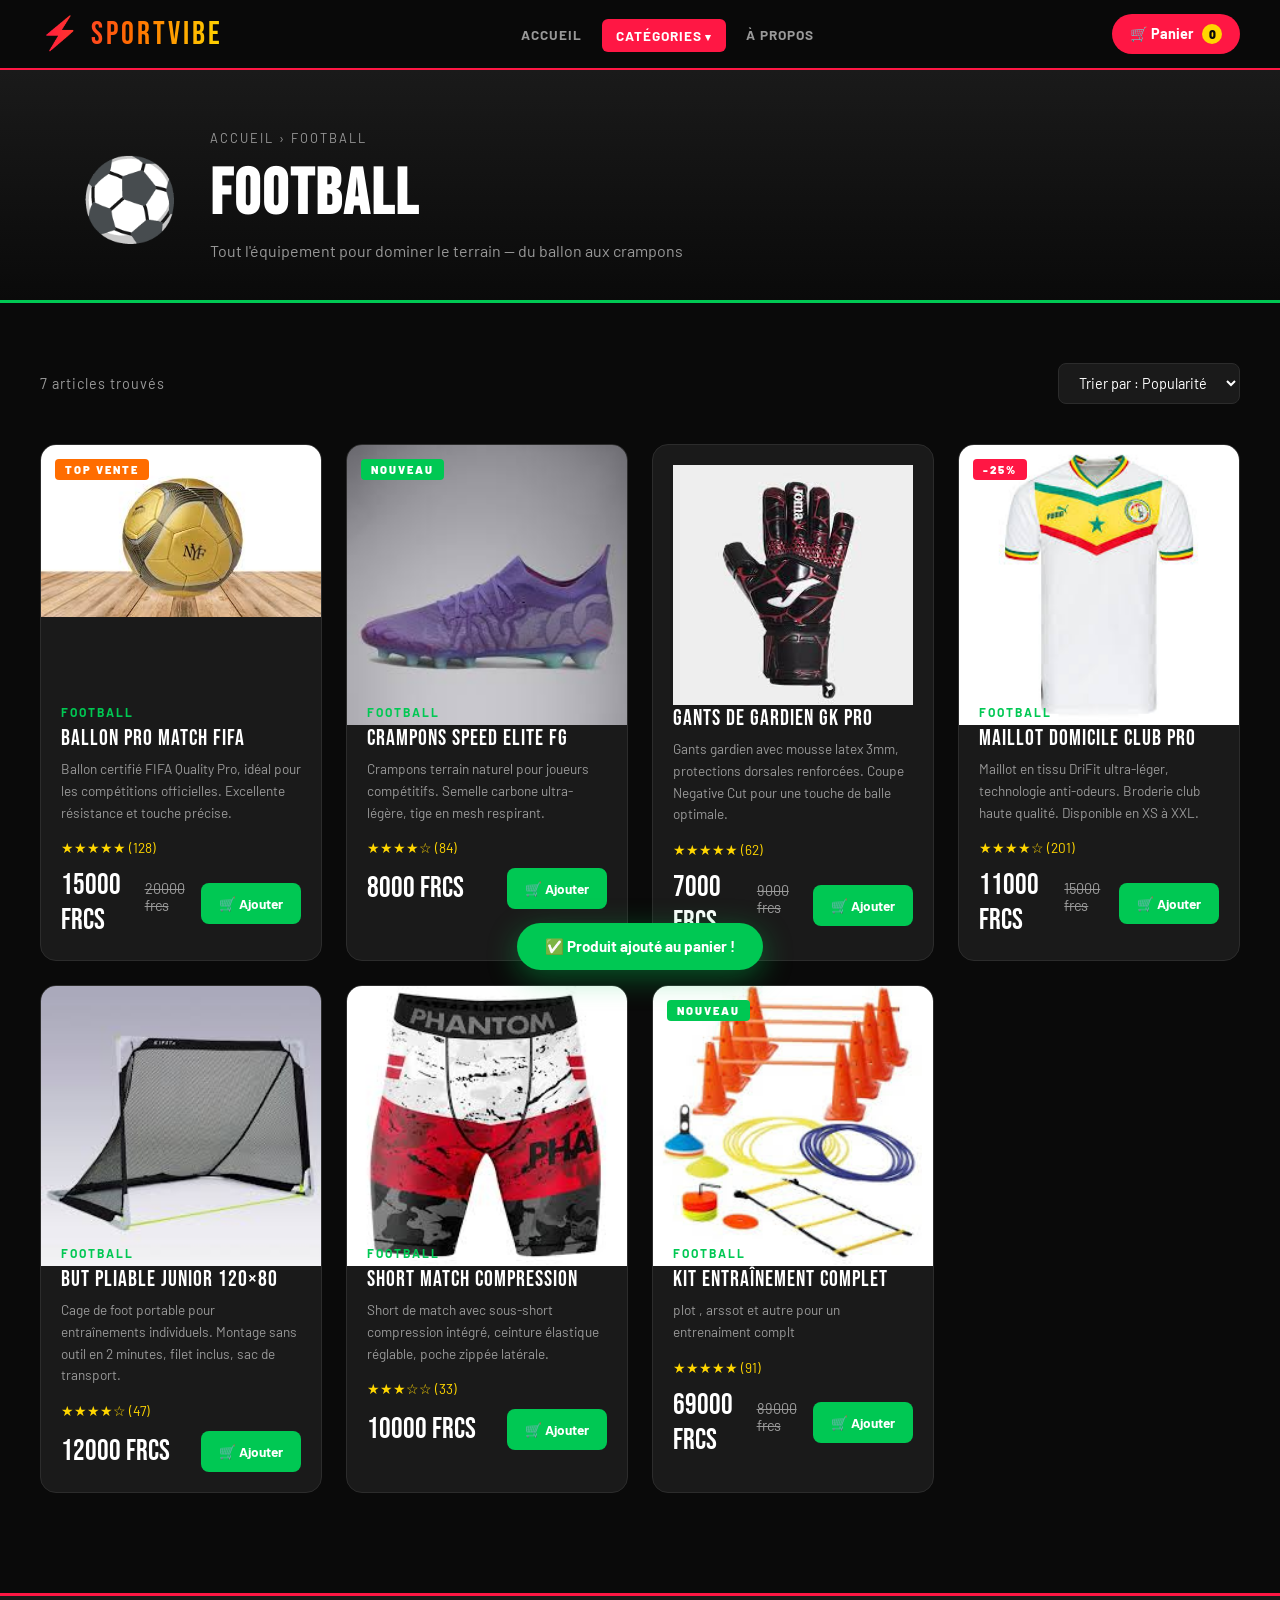
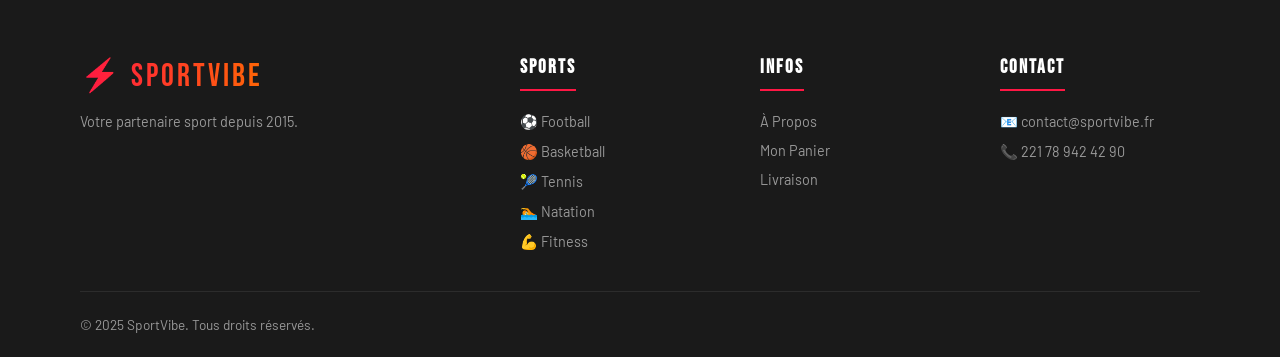
<file: football.html>
<!DOCTYPE html>
<html lang="fr">
<head>
  <meta charset="UTF-8"/>
  <meta name="viewport" content="width=device-width, initial-scale=1.0"/>
  <title>Football – SportVibe</title>
  <link rel="stylesheet" href="style.css"/>
  <style>
    :root { --accent-color: #00C853; }
    .btn-add-cart { background: #00C853 !important; }
    .product-category { color: #00C853 !important; }
    .cat-hero { border-bottom-color: #00C853; }
  </style>
</head>
<body>

<nav class="navbar">
  <a class="nav-logo" href="index.html">⚡ SPORTVIBE</a>
  <div class="nav-links">
    <a href="index.html">Accueil</a>
    <div class="nav-dropdown">
      <a href="#" class="active">Catégories</a>
      <div class="dropdown-menu">
        <a href="football.html">⚽ Football</a>
        <a href="basketball.html">🏀 Basketball</a>
        <a href="tennis.html">🎾 Tennis</a>
        <a href="natation.html">🏊 Natation</a>
        <a href="fitness.html">💪 Fitness</a>
      </div>
    </div>
    <a href="apropos.html">À Propos</a>
  </div>
  <a href="panier.html" class="btn-cart">🛒 Panier <span class="cart-count" id="cartCount">0</span></a>
</nav>

<div class="page-wrapper">

  <div class="cat-hero" style="--accent-color:#00C853;">
    <div class="cat-hero-icon">⚽</div>
    <div class="cat-hero-text">
      <div class="cat-breadcrumb"><a href="index.html">Accueil</a> › Football</div>
      <h1>FOOTBALL</h1>
      <p>Tout l'équipement pour dominer le terrain — du ballon aux crampons</p>
    </div>
  </div>

  <div class="products-section">
    <div class="products-top">
      <div class="products-count">7 articles trouvés</div>
      <select class="sort-select">
        <option>Trier par : Popularité</option>
        <option>Prix croissant</option>
        <option>Prix décroissant</option>
        <option>Nouveautés</option>
      </select>
    </div>

    <div class="products-grid">

      <!-- Produit 1 -->
      <div class="product-card">
        <span class="product-badge top">TOP VENTE</span>
        <div class="product-img">
    <img src="image/imballonfoot.jfif" alt="Montre SportTrack Pro" style="width: 100%; height: auto;">
</div>
        <div class="product-body">
          <div class="product-category">FOOTBALL</div>
          <div class="product-name">Ballon Pro Match FIFA</div>
          <div class="product-desc">Ballon certifié FIFA Quality Pro, idéal pour les compétitions officielles. Excellente résistance et touche précise.</div>
          <div class="product-stars">★★★★★ (128)</div>
          <div class="product-footer">
            <div class="product-price">
              <span class="price-current">15000 frcs</span>
              <span class="price-old">20000 frcs</span>
            </div>
            <button class="btn-add-cart" onclick="addToCart('Ballon Pro Match FIFA', 29.99, '⚽')">🛒 Ajouter</button>
          </div>
        </div>
      </div>

      <!-- Produit 2 -->
      <div class="product-card">
        <span class="product-badge new">NOUVEAU</span>
        <div class="product-img">
    <img src="image/cramponfoot.jfif" alt="Montre SportTrack Pro" style="width: 100%; height: auto;">
</div>
        <div class="product-body">
          <div class="product-category">FOOTBALL</div>
          <div class="product-name">Crampons Speed Elite FG</div>
          <div class="product-desc">Crampons terrain naturel pour joueurs compétitifs. Semelle carbone ultra-légère, tige en mesh respirant.</div>
          <div class="product-stars">★★★★☆ (84)</div>
          <div class="product-footer">
            <div class="product-price">
              <span class="price-current">8000 frcs</span>
            </div>
            <button class="btn-add-cart" onclick="addToCart('Crampons Speed Elite FG', 89.99, '👟')">🛒 Ajouter</button>
          </div>
        </div>
      </div>

      <!-- Produit 3 -->
      <div class="product-card">
      
        <div class="product-body">
          <div class="product-img">
    <img src="image/gantsfoot.jfif" alt="Montre SportTrack Pro" style="width: 100%; height: auto;">
</div>
          <div class="product-name">Gants de Gardien GK Pro</div>
          <div class="product-desc">Gants gardien avec mousse latex 3mm, protections dorsales renforcées. Coupe Negative Cut pour une touche de balle optimale.</div>
          <div class="product-stars">★★★★★ (62)</div>
          <div class="product-footer">
            <div class="product-price">
              <span class="price-current">7000 frcs</span>
              <span class="price-old">9000 frcs</span>
            </div>
            <button class="btn-add-cart" onclick="addToCart('Gants Gardien GK Pro', 44.99, '🧤')">🛒 Ajouter</button>
          </div>
        </div>
      </div>

      <!-- Produit 4 -->
      <div class="product-card">
        <span class="product-badge promo">-25%</span>
        <div class="product-img">
    <img src="image/maillofoot.jfif" alt="Montre SportTrack Pro" style="width: 100%; height: auto;">
</div>
        <div class="product-body">
          <div class="product-category">FOOTBALL</div>
          <div class="product-name">Maillot Domicile Club Pro</div>
          <div class="product-desc">Maillot en tissu DriFit ultra-léger, technologie anti-odeurs. Broderie club haute qualité. Disponible en XS à XXL.</div>
          <div class="product-stars">★★★★☆ (201)</div>
          <div class="product-footer">
            <div class="product-price">
              <span class="price-current">11000 frcs</span>
              <span class="price-old">15000 frcs</span>
            </div>
            <button class="btn-add-cart" onclick="addToCart('Maillot Domicile Club Pro', 37.49, '🦺')">🛒 Ajouter</button>
          </div>
        </div>
      </div>

      <!-- Produit 5 -->
      <div class="product-card">
        <div class="product-img">
    <img src="image/cagefoot.jfif" alt="Montre SportTrack Pro" style="width: 100%; height: auto;">
</div>
        <div class="product-body">
          <div class="product-category">FOOTBALL</div>
          <div class="product-name">But Pliable Junior 120×80</div>
          <div class="product-desc">Cage de foot portable pour entraînements individuels. Montage sans outil en 2 minutes, filet inclus, sac de transport.</div>
          <div class="product-stars">★★★★☆ (47)</div>
          <div class="product-footer">
            <div class="product-price">
              <span class="price-current">12000 frcs</span>
            </div>
            <button class="btn-add-cart" onclick="addToCart('But Pliable Junior', 54.99, '🥅')">🛒 Ajouter</button>
          </div>
        </div>
      </div>

      <!-- Produit 6 -->
      <div class="product-card">
        <div class="product-img">
    <img src="image/shortcompfoot.jfif" alt="Montre SportTrack Pro" style="width: 100%; height: auto;">
</div>
        <div class="product-body">
          <div class="product-category">FOOTBALL</div>
          <div class="product-name">Short Match Compression</div>
          <div class="product-desc">Short de match avec sous-short compression intégré, ceinture élastique réglable, poche zippée latérale.</div>
          <div class="product-stars">★★★☆☆ (33)</div>
          <div class="product-footer">
            <div class="product-price">
              <span class="price-current">10000 frcs</span>
            </div>
            <button class="btn-add-cart" onclick="addToCart('Short Match Compression', 24.99, '🩲')">🛒 Ajouter</button>
          </div>
        </div>
      </div>

      <!-- Produit 7 -->
      <div class="product-card">
        <span class="product-badge new">NOUVEAU</span>
        <div class="product-img">
    <img src="image/kitfoot.jfif" alt="Montre SportTrack Pro" style="width: 100%; height: auto;">
</div>
        <div class="product-body">
          <div class="product-category">FOOTBALL</div>
          <div class="product-name">Kit Entraînement Complet</div>
          <div class="product-desc">plot , arssot et autre pour un entrenaiment complt</div>
          <div class="product-stars">★★★★★ (91)</div>
          <div class="product-footer">
            <div class="product-price">
              <span class="price-current">69000 frcs</span>
              <span class="price-old">89000 frcs</span>
            </div>
            <button class="btn-add-cart" onclick="addToCart('Kit Entraînement Complet', 69.99, '🎽')">🛒 Ajouter</button>
          </div>
        </div>
      </div>

    </div>
  </div>

</div>

<footer class="footer">
  <div class="footer-grid">
    <div class="footer-brand">
      <div class="footer-logo">⚡ SPORTVIBE</div>
      <p class="footer-desc">Votre partenaire sport depuis 2015.</p>
    </div>
    <div class="footer-col">
      <h4>Sports</h4>
      <ul>
        <li><a href="football.html">⚽ Football</a></li>
        <li><a href="basketball.html">🏀 Basketball</a></li>
        <li><a href="tennis.html">🎾 Tennis</a></li>
        <li><a href="natation.html">🏊 Natation</a></li>
        <li><a href="fitness.html">💪 Fitness</a></li>
      </ul>
    </div>
    <div class="footer-col">
      <h4>Infos</h4>
      <ul>
        <li><a href="apropos.html">À Propos</a></li>
        <li><a href="panier.html">Mon Panier</a></li>
        <li><a href="#">Livraison</a></li>
      </ul>
    </div>
    <div class="footer-col">
      <h4>Contact</h4>
      <ul>
        <li><a href="#">📧 contact@sportvibe.fr</a></li>
        <li><a href="#">📞 221 78 942 42 90</a></li>
      </ul>
    </div>
  </div>
  <div class="footer-bottom">
    <p class="footer-copy">© 2025 SportVibe. Tous droits réservés.</p>
  </div>
</footer>

<div class="toast" id="toast">✅ Produit ajouté au panier !</div>

<script>
function getCart() { return JSON.parse(localStorage.getItem('sportvibe-cart') || '[]'); }
function saveCart(c) { localStorage.setItem('sportvibe-cart', JSON.stringify(c)); }
function updateCount() {
  const c = getCart();
  document.getElementById('cartCount').textContent = c.reduce((s,i)=>s+i.qty,0);
}
function addToCart(name, price, emoji) {
  const c = getCart();
  const idx = c.findIndex(i=>i.name===name);
  if(idx>=0) c[idx].qty++; else c.push({name,price,emoji,qty:1});
  saveCart(c); updateCount();
  const t = document.getElementById('toast');
  t.classList.add('show'); setTimeout(()=>t.classList.remove('show'),2500);
}
updateCount();
</script>
</body>
</html>
</file>
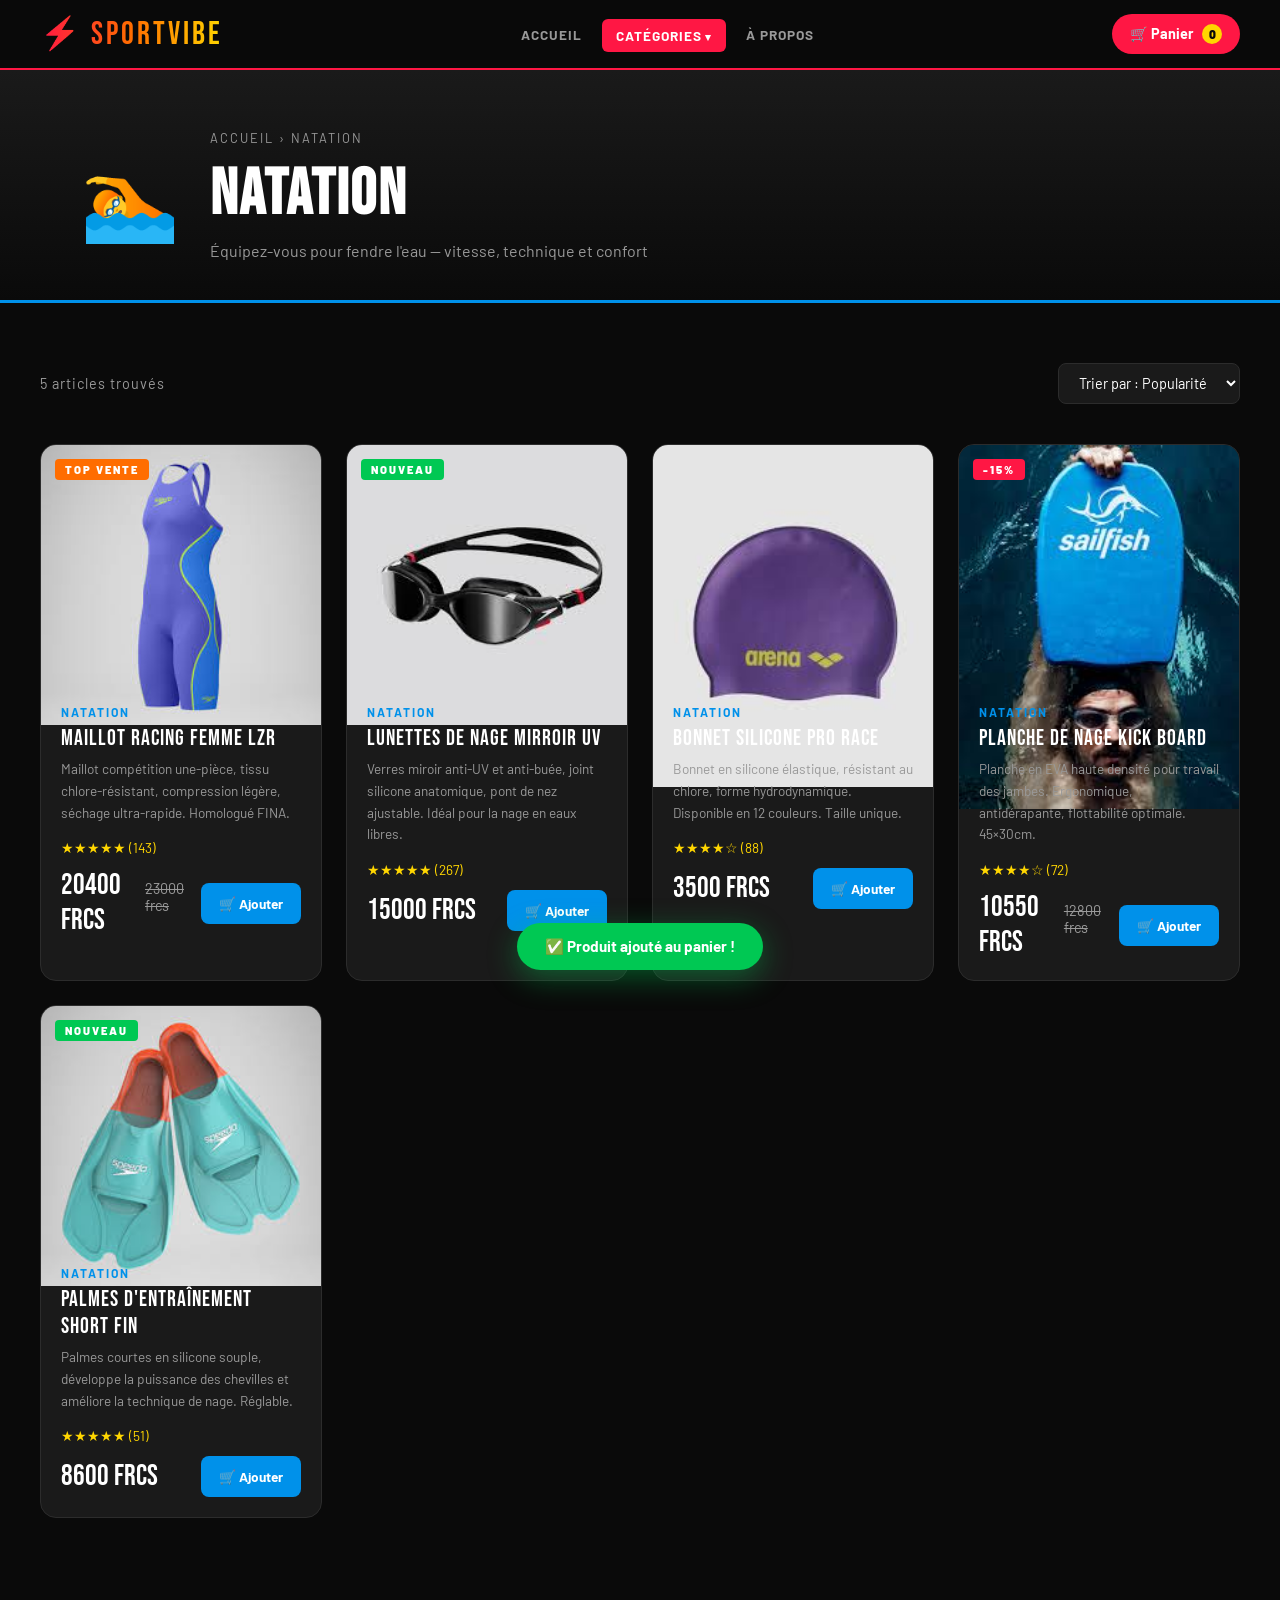
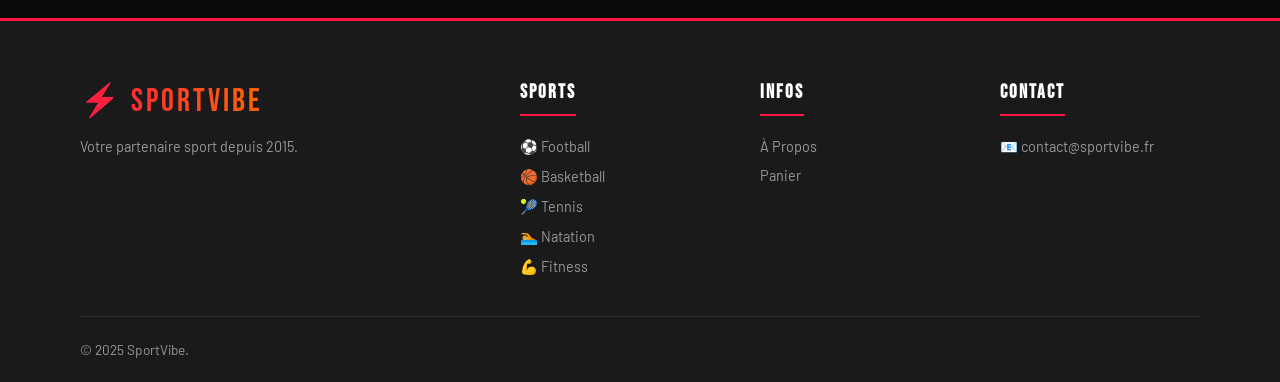
<file: natation.html>
<!DOCTYPE html>
<html lang="fr">
<head>
  <meta charset="UTF-8"/>
  <meta name="viewport" content="width=device-width, initial-scale=1.0"/>
  <title>Natation – SportVibe</title>
  <link rel="stylesheet" href="style.css"/>
  <style>
    :root { --accent-color: #0091EA; }
    .btn-add-cart { background: #0091EA !important; }
    .product-category { color: #0091EA !important; }
    .cat-hero { border-bottom-color: #0091EA; }
  </style>
</head>
<body>

<nav class="navbar">
  <a class="nav-logo" href="index.html">⚡ SPORTVIBE</a>
  <div class="nav-links">
    <a href="index.html">Accueil</a>
    <div class="nav-dropdown">
      <a href="#" class="active">Catégories</a>
      <div class="dropdown-menu">
        <a href="football.html">⚽ Football</a>
        <a href="basketball.html">🏀 Basketball</a>
        <a href="tennis.html">🎾 Tennis</a>
        <a href="natation.html">🏊 Natation</a>
        <a href="fitness.html">💪 Fitness</a>
      </div>
    </div>
    <a href="apropos.html">À Propos</a>
  </div>
  <a href="panier.html" class="btn-cart">🛒 Panier <span class="cart-count" id="cartCount">0</span></a>
</nav>

<div class="page-wrapper">

  <div class="cat-hero" style="border-bottom-color:#0091EA;">
    <div class="cat-hero-icon">🏊</div>
    <div class="cat-hero-text">
      <div class="cat-breadcrumb"><a href="index.html">Accueil</a> › Natation</div>
      <h1>NATATION</h1>
      <p>Équipez-vous pour fendre l'eau — vitesse, technique et confort</p>
    </div>
  </div>

  <div class="products-section">
    <div class="products-top">
      <div class="products-count">5 articles trouvés</div>
      <select class="sort-select">
        <option>Trier par : Popularité</option>
        <option>Prix croissant</option>
        <option>Prix décroissant</option>
      </select>
    </div>

    <div class="products-grid">

      <div class="product-card">
        <span class="product-badge top">TOP VENTE</span>
        <div class="product-img">
    <img src="image/maillonat.jfif" alt="Montre SportTrack Pro" style="width: 100%; height: auto;">
</div>
        <div class="product-body">
          <div class="product-category">NATATION</div>
          <div class="product-name">Maillot Racing Femme LZR</div>
          <div class="product-desc">Maillot compétition une-pièce, tissu chlore-résistant, compression légère, séchage ultra-rapide. Homologué FINA.</div>
          <div class="product-stars">★★★★★ (143)</div>
          <div class="product-footer">
            <div class="product-price">
              <span class="price-current">20400 frcs</span>
              <span class="price-old">23000 frcs</span>
            </div>
            <button class="btn-add-cart" onclick="addToCart('Maillot Racing Femme LZR', 64.99, '🩱')">🛒 Ajouter</button>
          </div>
        </div>
      </div>

      <div class="product-card">
        <span class="product-badge new">NOUVEAU</span>
        <div class="product-img">
    <img src="image/lunetnat.jfif" alt="Montre SportTrack Pro" style="width: 100%; height: auto;">
</div>
        <div class="product-body">
          <div class="product-category">NATATION</div>
          <div class="product-name">Lunettes de Nage Mirroir UV</div>
          <div class="product-desc">Verres miroir anti-UV et anti-buée, joint silicone anatomique, pont de nez ajustable. Idéal pour la nage en eaux libres.</div>
          <div class="product-stars">★★★★★ (267)</div>
          <div class="product-footer">
            <div class="product-price">
              <span class="price-current">15000 frcs</span>
            </div>
            <button class="btn-add-cart" onclick="addToCart('Lunettes de Nage Mirroir UV', 19.99, '🥽')">🛒 Ajouter</button>
          </div>
        </div>
      </div>

      <div class="product-card">
        <div class="product-img">
    <img src="image/bonnetnat.jfif" alt="Montre SportTrack Pro" style="width: 100%; height: auto;">
</div>
        <div class="product-body">
          <div class="product-category">NATATION</div>
          <div class="product-name">Bonnet Silicone Pro Race</div>
          <div class="product-desc">Bonnet en silicone élastique, résistant au chlore, forme hydrodynamique. Disponible en 12 couleurs. Taille unique.</div>
          <div class="product-stars">★★★★☆ (88)</div>
          <div class="product-footer">
            <div class="product-price">
              <span class="price-current">3500 frcs</span>
            </div>
            <button class="btn-add-cart" onclick="addToCart('Bonnet Silicone Pro Race', 7.99, '👙')">🛒 Ajouter</button>
          </div>
        </div>
      </div>

      <div class="product-card">
        <span class="product-badge promo">-15%</span>
        <div class="product-img">
    <img src="image/planchnat.jfif" alt="Montre SportTrack Pro" style="width: 100%; height: auto;">
</div>
        <div class="product-body">
          <div class="product-category">NATATION</div>
          <div class="product-name">Planche de Nage Kick Board</div>
          <div class="product-desc">Planche en EVA haute densité pour travail des jambes. Ergonomique, antidérapante, flottabilité optimale. 45×30cm.</div>
          <div class="product-stars">★★★★☆ (72)</div>
          <div class="product-footer">
            <div class="product-price">
              <span class="price-current">10550 frcs</span>
              <span class="price-old">12800 frcs</span>
            </div>
            <button class="btn-add-cart" onclick="addToCart('Planche de Nage Kick Board', 14.99, '🛟')">🛒 Ajouter</button>
          </div>
        </div>
      </div>

      <div class="product-card">
        <span class="product-badge new">NOUVEAU</span>
        <div class="product-img">
    <img src="image/palmnat.jfif" alt="Montre SportTrack Pro" style="width: 100%; height: auto;">
</div>
        <div class="product-body">
          <div class="product-category">NATATION</div>
          <div class="product-name">Palmes d'Entraînement Short Fin</div>
          <div class="product-desc">Palmes courtes en silicone souple, développe la puissance des chevilles et améliore la technique de nage. Réglable.</div>
          <div class="product-stars">★★★★★ (51)</div>
          <div class="product-footer">
            <div class="product-price">
              <span class="price-current">8600 frcs</span>
            </div>
            <button class="btn-add-cart" onclick="addToCart('Palmes dEntraînement Short Fin', 34.99, '🦵')">🛒 Ajouter</button>
          </div>
        </div>
      </div>

    </div>
  </div>

</div>

<footer class="footer">
  <div class="footer-grid">
    <div class="footer-brand">
      <div class="footer-logo">⚡ SPORTVIBE</div>
      <p class="footer-desc">Votre partenaire sport depuis 2015.</p>
    </div>
    <div class="footer-col">
      <h4>Sports</h4>
      <ul>
        <li><a href="football.html">⚽ Football</a></li>
        <li><a href="basketball.html">🏀 Basketball</a></li>
        <li><a href="tennis.html">🎾 Tennis</a></li>
        <li><a href="natation.html">🏊 Natation</a></li>
        <li><a href="fitness.html">💪 Fitness</a></li>
      </ul>
    </div>
    <div class="footer-col"><h4>Infos</h4><ul><li><a href="apropos.html">À Propos</a></li><li><a href="panier.html">Panier</a></li></ul></div>
    <div class="footer-col"><h4>Contact</h4><ul><li><a href="#">📧 contact@sportvibe.fr</a></li></ul></div>
  </div>
  <div class="footer-bottom"><p class="footer-copy">© 2025 SportVibe.</p></div>
</footer>

<div class="toast" id="toast">✅ Produit ajouté au panier !</div>

<script>
function getCart() { return JSON.parse(localStorage.getItem('sportvibe-cart') || '[]'); }
function saveCart(c) { localStorage.setItem('sportvibe-cart', JSON.stringify(c)); }
function updateCount() { document.getElementById('cartCount').textContent = getCart().reduce((s,i)=>s+i.qty,0); }
function addToCart(name, price, emoji) {
  const c=getCart(); const idx=c.findIndex(i=>i.name===name);
  if(idx>=0) c[idx].qty++; else c.push({name,price,emoji,qty:1});
  saveCart(c); updateCount();
  const t=document.getElementById('toast'); t.classList.add('show'); setTimeout(()=>t.classList.remove('show'),2500);
}
updateCount();
</script>
</body>
</html>
</file>
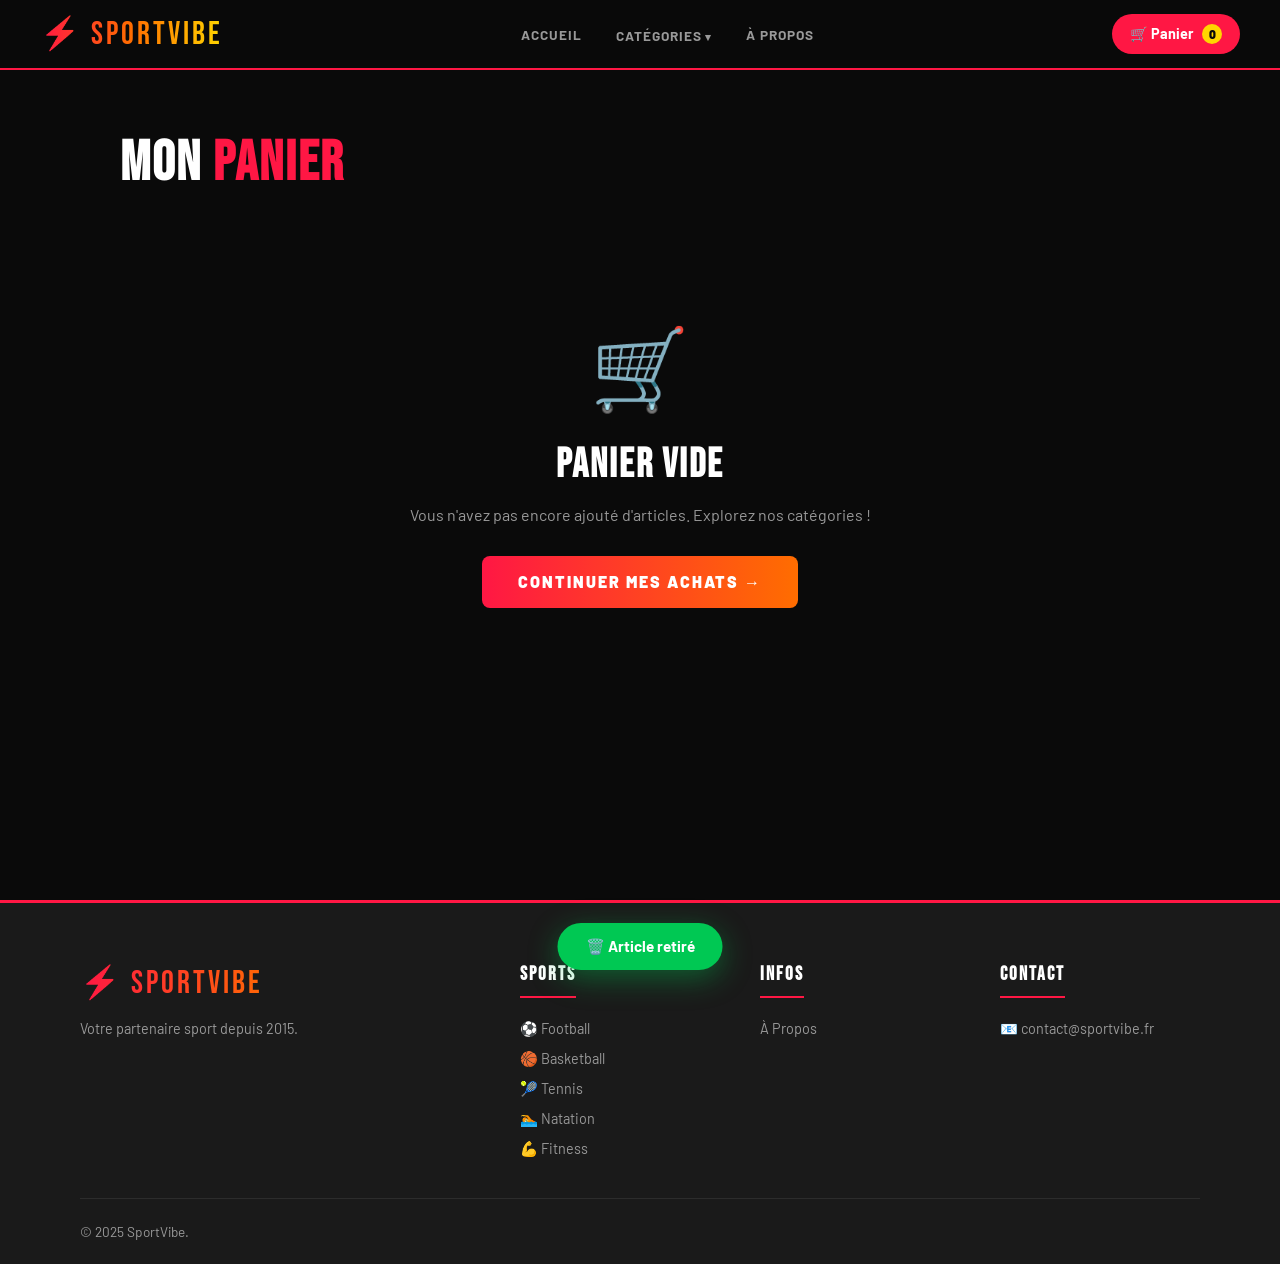
<file: panier.html>
<!DOCTYPE html>
<html lang="fr">
<head>
  <meta charset="UTF-8"/>
  <meta name="viewport" content="width=device-width, initial-scale=1.0"/>
  <title>Mon Panier – SportVibe</title>
  <link rel="stylesheet" href="style.css"/>
</head>
<body>

<nav class="navbar">
  <a class="nav-logo" href="index.html">⚡ SPORTVIBE</a>
  <div class="nav-links">
    <a href="index.html">Accueil</a>
    <div class="nav-dropdown">
      <a href="#">Catégories</a>
      <div class="dropdown-menu">
        <a href="football.html">⚽ Football</a>
        <a href="basketball.html">🏀 Basketball</a>
        <a href="tennis.html">🎾 Tennis</a>
        <a href="natation.html">🏊 Natation</a>
        <a href="fitness.html">💪 Fitness</a>
      </div>
    </div>
    <a href="apropos.html">À Propos</a>
  </div>
  <a href="panier.html" class="btn-cart active">🛒 Panier <span class="cart-count" id="cartCount">0</span></a>
</nav>

<div class="page-wrapper">
  <div class="panier-section">
    <h1>MON <span>PANIER</span></h1>

    <!-- Panier vide -->
    <div class="panier-empty" id="emptyCart" style="display:none;">
      <div class="empty-icon">🛒</div>
      <h2>PANIER VIDE</h2>
      <p>Vous n'avez pas encore ajouté d'articles. Explorez nos catégories !</p>
      <a href="index.html" class="btn-primary">Continuer mes achats →</a>
    </div>

    <!-- Panier rempli -->
    <div class="panier-grid" id="cartContent">
      <div class="panier-items" id="cartItems"></div>

      <div class="panier-summary">
        <div class="summary-title">🧾 Récapitulatif</div>

        <div class="summary-row">
          <span class="summary-label">Sous-total</span>
          <span id="subtotal">000 frcs</span>
        </div>
        <div class="summary-row">
          <span class="summary-label">Livraison</span>
          <span id="shipping">Gratuite</span>
        </div>
        <div class="summary-row">
          <span class="summary-label">Réduction</span>
          <span id="discount" style="color:var(--vert);">-000 frcs</span>
        </div>

        <div class="livraison-badge">
          🚚 Livraison offerte dès 30000 frcs d'achat !
        </div>

        <div class="summary-row total">
          <span>TOTAL</span>
          <span class="total-val" id="total">0000 frcs</span>
        </div>

        <button class="btn-checkout" onclick="checkout()">
          🔒 Passer ma commande
        </button>

        <div style="text-align:center; margin-top:16px;">
          <a href="index.html" style="color:var(--gris-c); font-size:0.85rem; text-decoration:none;">
            ← Continuer mes achats
          </a>
        </div>

        <div style="margin-top:20px; padding-top:20px; border-top:1px solid var(--gris-m); display:flex; gap:10px; justify-content:center; flex-wrap:wrap;">
          <span style="font-size:1.4rem;" title="Visa">💳</span>
          <span style="font-size:1.4rem;" title="Mastercard">🏦</span>
          <span style="font-size:1.4rem;" title="PayPal">🅿️</span>
          <span style="font-size:1.4rem;" title="Apple Pay">🍎</span>
        </div>
        <p style="text-align:center; font-size:0.75rem; color:var(--gris-c); margin-top:8px;">🔒 Paiement 100% sécurisé</p>
      </div>
    </div>

  </div>
</div>

<footer class="footer">
  <div class="footer-grid">
    <div class="footer-brand">
      <div class="footer-logo">⚡ SPORTVIBE</div>
      <p class="footer-desc">Votre partenaire sport depuis 2015.</p>
    </div>
    <div class="footer-col">
      <h4>Sports</h4>
      <ul>
        <li><a href="football.html">⚽ Football</a></li>
        <li><a href="basketball.html">🏀 Basketball</a></li>
        <li><a href="tennis.html">🎾 Tennis</a></li>
        <li><a href="natation.html">🏊 Natation</a></li>
        <li><a href="fitness.html">💪 Fitness</a></li>
      </ul>
    </div>
    <div class="footer-col"><h4>Infos</h4><ul><li><a href="apropos.html">À Propos</a></li></ul></div>
    <div class="footer-col"><h4>Contact</h4><ul><li><a href="#">📧 contact@sportvibe.fr</a></li></ul></div>
  </div>
  <div class="footer-bottom"><p class="footer-copy">© 2025 SportVibe.</p></div>
</footer>

<div class="toast" id="toast">🗑️ Article retiré</div>

<script>
function getCart() { return JSON.parse(localStorage.getItem('sportvibe-cart') || '[]'); }
function saveCart(c) { localStorage.setItem('sportvibe-cart', JSON.stringify(c)); }

function fmt(n) { return n.toFixed(2).replace('.',',') + 'frcs'; }

function renderCart() {
  const c = getCart();
  const countEl = document.getElementById('cartCount');
  const itemsEl = document.getElementById('cartItems');
  const emptyEl = document.getElementById('emptyCart');
  const contentEl = document.getElementById('cartContent');
  const total = c.reduce((s,i)=>s+i.qty,0);
  countEl.textContent = total;

  if(c.length === 0) {
    emptyEl.style.display = 'block';
    contentEl.style.display = 'none';
    return;
  }

  emptyEl.style.display = 'none';
  contentEl.style.display = 'grid';

  let html = '';
  let subtotal = 0;
  c.forEach((item, idx) => {
    const lineTotal = item.price * item.qty;
    subtotal += lineTotal;
    html += `
      <div class="panier-item">
        <div class="panier-item-img">${item.emoji}</div>
        <div class="panier-item-info">
          <div class="panier-item-cat">SportVibe</div>
          <div class="panier-item-name">${item.name}</div>
          <div class="panier-item-controls">
            <button class="qty-btn" onclick="changeQty(${idx}, -1)">−</button>
            <span class="qty-num">${item.qty}</span>
            <button class="qty-btn" onclick="changeQty(${idx}, 1)">+</button>
          </div>
        </div>
        <div style="display:flex; flex-direction:column; align-items:flex-end; gap:10px;">
          <div class="panier-item-price">${fmt(lineTotal)}</div>
          <button class="btn-remove" onclick="removeItem(${idx})" title="Supprimer">🗑️</button>
        </div>
      </div>
    `;
  });

  itemsEl.innerHTML = html;

  const shipping = subtotal >= 50 ? 0 : 4.99;
  const discount = subtotal > 100 ? subtotal * 0.05 : 0;
  const totalVal = subtotal + shipping - discount;

  document.getElementById('subtotal').textContent = fmt(subtotal);
  document.getElementById('shipping').textContent = shipping === 0 ? '🎁 Gratuite' : fmt(shipping);
  document.getElementById('discount').textContent = discount > 0 ? '-' + fmt(discount) + ' (5% fidélité)' : '-0,00€';
  document.getElementById('total').textContent = fmt(totalVal);
}

function changeQty(idx, delta) {
  const c = getCart();
  c[idx].qty += delta;
  if(c[idx].qty <= 0) c.splice(idx, 1);
  saveCart(c);
  renderCart();
}

function removeItem(idx) {
  const c = getCart();
  c.splice(idx, 1);
  saveCart(c);
  renderCart();
  const t = document.getElementById('toast');
  t.classList.add('show');
  setTimeout(()=>t.classList.remove('show'), 2000);
}

function checkout() {
  alert('🎉 Merci pour votre commande !\n\nVous seriez redirigé vers le paiement sécurisé dans un vrai site.\n\nSportVibe vous remercie !');
  localStorage.removeItem('sportvibe-cart');
  renderCart();
}

renderCart();
</script>
</body>
</html>
</file>
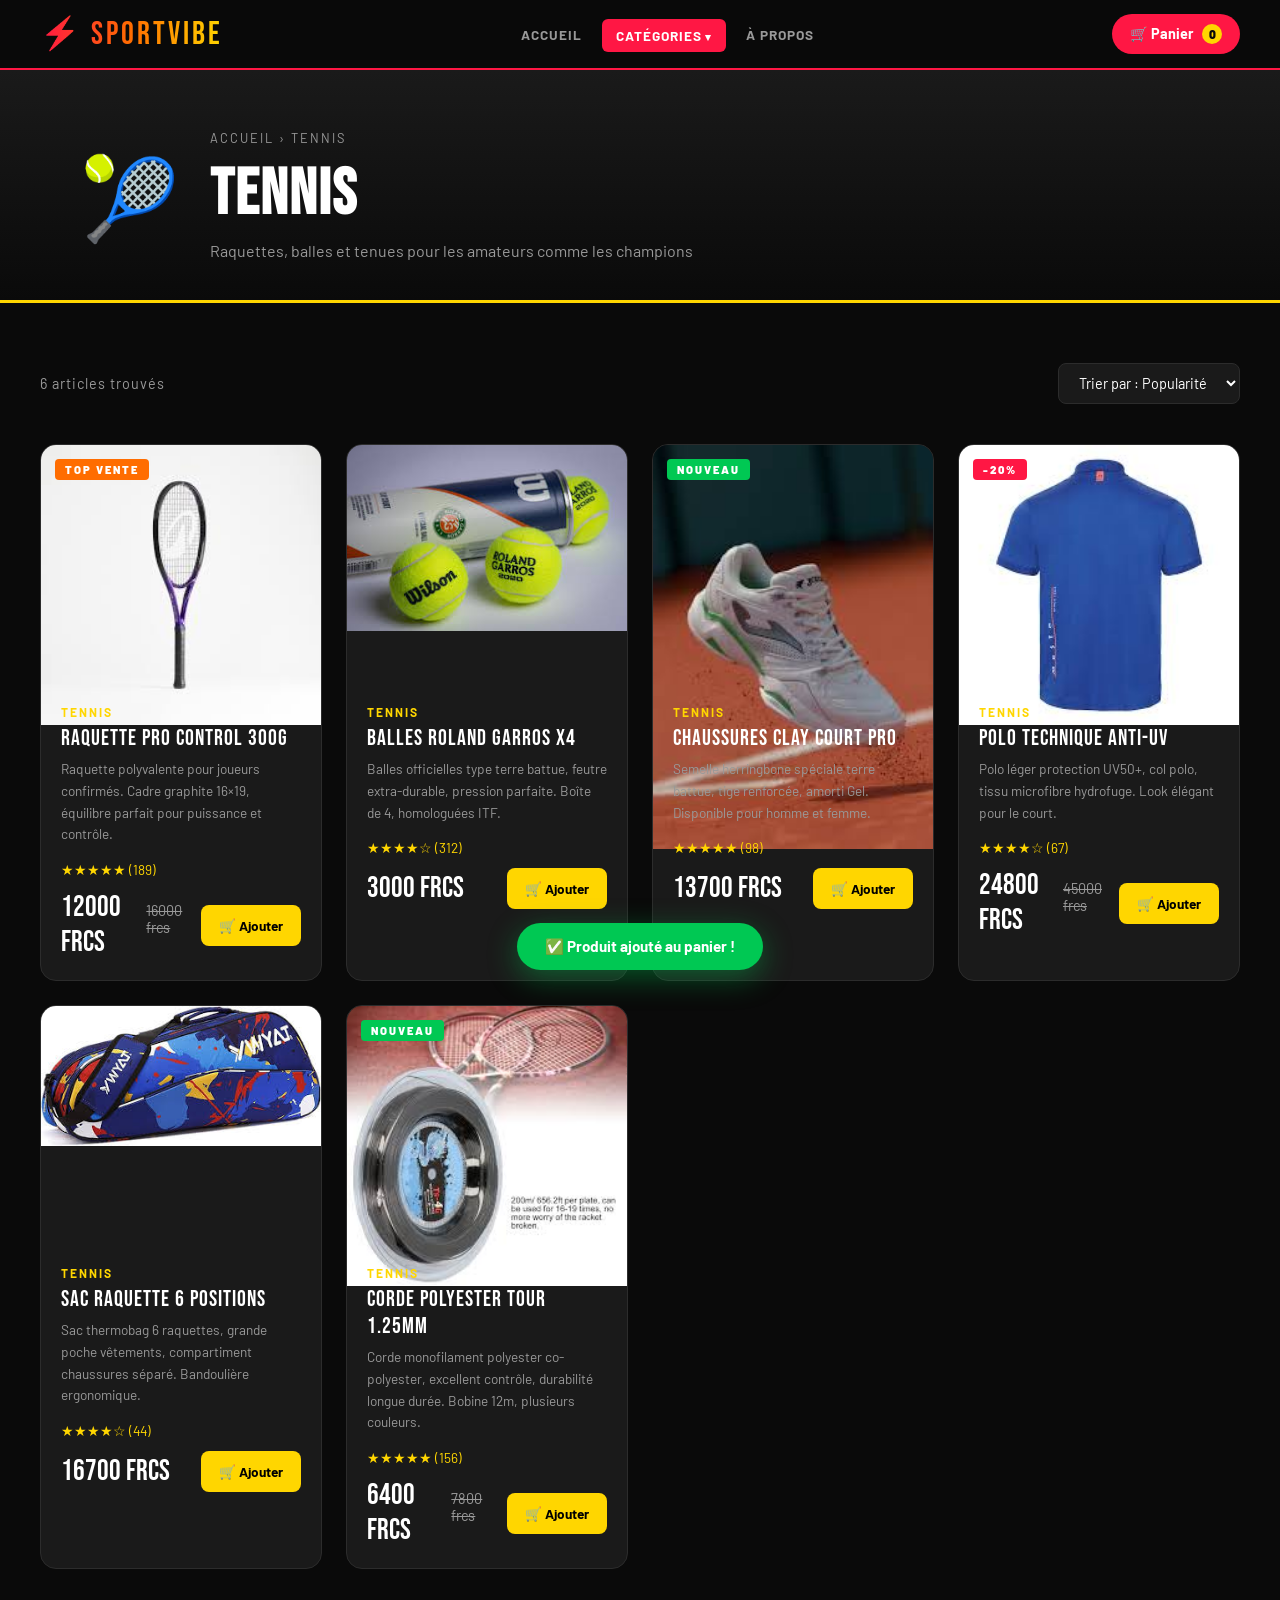
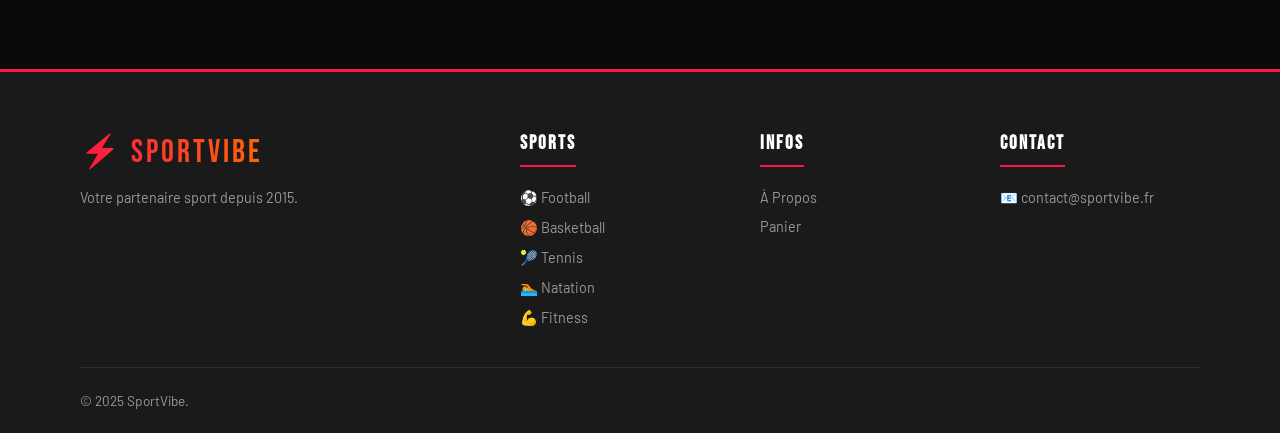
<file: tennis.html>
<!DOCTYPE html>
<html lang="fr">
<head>
  <meta charset="UTF-8"/>
  <meta name="viewport" content="width=device-width, initial-scale=1.0"/>
  <title>Tennis – SportVibe</title>
  <link rel="stylesheet" href="style.css"/>
  <style>
    :root { --accent-color: #FFD600; }
    .btn-add-cart { background: #FFD600 !important; color: #000 !important; }
    .product-category { color: #FFD600 !important; }
    .cat-hero { border-bottom-color: #FFD600; }
  </style>
</head>
<body>

<nav class="navbar">
  <a class="nav-logo" href="index.html">⚡ SPORTVIBE</a>
  <div class="nav-links">
    <a href="index.html">Accueil</a>
    <div class="nav-dropdown">
      <a href="#" class="active">Catégories</a>
      <div class="dropdown-menu">
        <a href="football.html">⚽ Football</a>
        <a href="basketball.html">🏀 Basketball</a>
        <a href="tennis.html">🎾 Tennis</a>
        <a href="natation.html">🏊 Natation</a>
        <a href="fitness.html">💪 Fitness</a>
      </div>
    </div>
    <a href="apropos.html">À Propos</a>
  </div>
  <a href="panier.html" class="btn-cart">🛒 Panier <span class="cart-count" id="cartCount">0</span></a>
</nav>

<div class="page-wrapper">

  <div class="cat-hero" style="border-bottom-color:#FFD600;">
    <div class="cat-hero-icon">🎾</div>
    <div class="cat-hero-text">
      <div class="cat-breadcrumb"><a href="index.html">Accueil</a> › Tennis</div>
      <h1>TENNIS</h1>
      <p>Raquettes, balles et tenues pour les amateurs comme les champions</p>
    </div>
  </div>

  <div class="products-section">
    <div class="products-top">
      <div class="products-count">6 articles trouvés</div>
      <select class="sort-select">
        <option>Trier par : Popularité</option>
        <option>Prix croissant</option>
        <option>Prix décroissant</option>
      </select>
    </div>

    <div class="products-grid">

      <div class="product-card">
        <span class="product-badge top">TOP VENTE</span>
        <div class="product-img">
    <img src="image/raquetennis.jfif" alt="Montre SportTrack Pro" style="width: 100%; height: auto;">
</div>
        <div class="product-body">
          <div class="product-category">TENNIS</div>
          <div class="product-name">Raquette Pro Control 300g</div>
          <div class="product-desc">Raquette polyvalente pour joueurs confirmés. Cadre graphite 16×19, équilibre parfait pour puissance et contrôle.</div>
          <div class="product-stars">★★★★★ (189)</div>
          <div class="product-footer">
            <div class="product-price">
              <span class="price-current">12000 frcs</span>
              <span class="price-old">16000 frcs</span>
            </div>
            <button class="btn-add-cart" onclick="addToCart('Raquette Pro Control 300g', 149.99, '🎾')">🛒 Ajouter</button>
          </div>
        </div>
      </div>

      <div class="product-card">
        <div class="product-img">
    <img src="image/balltennis.jfif" alt="Montre SportTrack Pro" style="width: 100%; height: auto;">
</div>
        <div class="product-body">
          <div class="product-category">TENNIS</div>
          <div class="product-name">Balles Roland Garros x4</div>
          <div class="product-desc">Balles officielles type terre battue, feutre extra-durable, pression parfaite. Boîte de 4, homologuées ITF.</div>
          <div class="product-stars">★★★★☆ (312)</div>
          <div class="product-footer">
            <div class="product-price">
              <span class="price-current">3000 frcs</span>
            </div>
            <button class="btn-add-cart" onclick="addToCart('Balles Roland Garros x4', 6.99, '🟡')">🛒 Ajouter</button>
          </div>
        </div>
      </div>

      <div class="product-card">
        <span class="product-badge new">NOUVEAU</span>
        <div class="product-img">
    <img src="image/chausstennis.jfif" alt="Montre SportTrack Pro" style="width: 100%; height: auto;">
</div>
        <div class="product-body">
          <div class="product-category">TENNIS</div>
          <div class="product-name">Chaussures Clay Court Pro</div>
          <div class="product-desc">Semelle herringbone spéciale terre battue, tige renforcée, amorti Gel. Disponible pour homme et femme.</div>
          <div class="product-stars">★★★★★ (98)</div>
          <div class="product-footer">
            <div class="product-price">
              <span class="price-current">13700 frcs</span>
            </div>
            <button class="btn-add-cart" onclick="addToCart('Chaussures Clay Court Pro', 109.99, '👟')">🛒 Ajouter</button>
          </div>
        </div>
      </div>

      <div class="product-card">
        <span class="product-badge promo">-20%</span>
        <div class="product-img">
    <img src="image/polotennis.jfif" alt="Montre SportTrack Pro" style="width: 100%; height: auto;">
</div>
        <div class="product-body">
          <div class="product-category">TENNIS</div>
          <div class="product-name">Polo Technique Anti-UV</div>
          <div class="product-desc">Polo léger protection UV50+, col polo, tissu microfibre hydrofuge. Look élégant pour le court.</div>
          <div class="product-stars">★★★★☆ (67)</div>
          <div class="product-footer">
            <div class="product-price">
              <span class="price-current">24800 frcs</span>
              <span class="price-old">45000 frcs</span>
            </div>
            <button class="btn-add-cart" onclick="addToCart('Polo Technique Anti-UV', 39.99, '👕')">🛒 Ajouter</button>
          </div>
        </div>
      </div>

      <div class="product-card">
        <div class="product-img">
    <img src="image/sactennis.jfif" alt="Montre SportTrack Pro" style="width: 100%; height: auto;">
</div>
        <div class="product-body">
          <div class="product-category">TENNIS</div>
          <div class="product-name">Sac Raquette 6 Positions</div>
          <div class="product-desc">Sac thermobag 6 raquettes, grande poche vêtements, compartiment chaussures séparé. Bandoulière ergonomique.</div>
          <div class="product-stars">★★★★☆ (44)</div>
          <div class="product-footer">
            <div class="product-price">
              <span class="price-current">16700 frcs</span>
            </div>
            <button class="btn-add-cart" onclick="addToCart('Sac Raquette 6 Positions', 59.99, '🎒')">🛒 Ajouter</button>
          </div>
        </div>
      </div>

      <div class="product-card">
        <span class="product-badge new">NOUVEAU</span>
        <div class="product-img">
    <img src="image/cordetennis.jfif" alt="Montre SportTrack Pro" style="width: 100%; height: auto;">
</div>
        <div class="product-body">
          <div class="product-category">TENNIS</div>
          <div class="product-name">Corde Polyester Tour 1.25mm</div>
          <div class="product-desc">Corde monofilament polyester co-polyester, excellent contrôle, durabilité longue durée. Bobine 12m, plusieurs couleurs.</div>
          <div class="product-stars">★★★★★ (156)</div>
          <div class="product-footer">
            <div class="product-price">
              <span class="price-current">6400 frcs</span>
              <span class="price-old">7800 frcs</span>
            </div>
            <button class="btn-add-cart" onclick="addToCart('Corde Polyester Tour 1.25mm', 12.99, '🦾')">🛒 Ajouter</button>
          </div>
        </div>
      </div>

    </div>
  </div>

</div>

<footer class="footer">
  <div class="footer-grid">
    <div class="footer-brand">
      <div class="footer-logo">⚡ SPORTVIBE</div>
      <p class="footer-desc">Votre partenaire sport depuis 2015.</p>
    </div>
    <div class="footer-col">
      <h4>Sports</h4>
      <ul>
        <li><a href="football.html">⚽ Football</a></li>
        <li><a href="basketball.html">🏀 Basketball</a></li>
        <li><a href="tennis.html">🎾 Tennis</a></li>
        <li><a href="natation.html">🏊 Natation</a></li>
        <li><a href="fitness.html">💪 Fitness</a></li>
      </ul>
    </div>
    <div class="footer-col"><h4>Infos</h4><ul><li><a href="apropos.html">À Propos</a></li><li><a href="panier.html">Panier</a></li></ul></div>
    <div class="footer-col"><h4>Contact</h4><ul><li><a href="#">📧 contact@sportvibe.fr</a></li></ul></div>
  </div>
  <div class="footer-bottom"><p class="footer-copy">© 2025 SportVibe.</p></div>
</footer>

<div class="toast" id="toast">✅ Produit ajouté au panier !</div>

<script>
function getCart() { return JSON.parse(localStorage.getItem('sportvibe-cart') || '[]'); }
function saveCart(c) { localStorage.setItem('sportvibe-cart', JSON.stringify(c)); }
function updateCount() { document.getElementById('cartCount').textContent = getCart().reduce((s,i)=>s+i.qty,0); }
function addToCart(name, price, emoji) {
  const c=getCart(); const idx=c.findIndex(i=>i.name===name);
  if(idx>=0) c[idx].qty++; else c.push({name,price,emoji,qty:1});
  saveCart(c); updateCount();
  const t=document.getElementById('toast'); t.classList.add('show'); setTimeout(()=>t.classList.remove('show'),2500);
}
updateCount();
</script>
</body>
</html>
</file>
<file: style.css>
/* ============================================================
   SPORTVIBE - Style Global
   ============================================================ */

@import url('https://fonts.googleapis.com/css2?family=Bebas+Neue&family=Barlow:ital,wght@0,400;0,600;0,700;0,900;1,400&display=swap');

/* v2 */

/* --- Variables --- */
:root {
  --rouge:    #FF1744;
  --orange:   #FF6D00;
  --jaune:    #FFD600;
  --vert:     #00C853;
  --bleu:     #0091EA;
  --violet:   #AA00FF;
  --noir:     #0A0A0A;
  --gris-f:   #1A1A1A;
  --gris-m:   #2C2C2C;
  --gris-c:   #999;
  --blanc:    #FFFFFF;
  --nav-h:    70px;
}

/* --- Reset & Base --- */
*, *::before, *::after { box-sizing: border-box; margin: 0; padding: 0; }

html { scroll-behavior: smooth; }

body {
  font-family: 'Barlow', sans-serif;
  background: var(--noir);
  color: var(--blanc);
  min-height: 100vh;
}

a { text-decoration: none; color: inherit; }
img { max-width: 100%; display: block; }
ul { list-style: none; }

/* --- NAVBAR --- */
.navbar {
  position: fixed;
  top: 0; left: 0; right: 0;
  height: var(--nav-h);
  background: rgba(10,10,10,0.97);
  backdrop-filter: blur(12px);
  border-bottom: 2px solid var(--rouge);
  display: flex;
  align-items: center;
  justify-content: space-between;
  padding: 0 40px;
  z-index: 1000;
}

.nav-logo {
  font-family: 'Bebas Neue', sans-serif;
  font-size: 2rem;
  letter-spacing: 3px;
  background: linear-gradient(90deg, var(--rouge), var(--orange), var(--jaune));
  -webkit-background-clip: text;
  -webkit-text-fill-color: transparent;
  background-clip: text;
}

.nav-links {
  display: flex;
  align-items: center;
  gap: 6px;
}

.nav-links a {
  padding: 8px 14px;
  border-radius: 6px;
  font-weight: 700;
  font-size: 0.85rem;
  letter-spacing: 1px;
  text-transform: uppercase;
  transition: all 0.25s;
  color: var(--gris-c);
}

.nav-links a:hover,
.nav-links a.active {
  color: var(--blanc);
  background: var(--rouge);
}

.nav-dropdown {
  position: relative;
}

.nav-dropdown > a::after {
  content: ' ▾';
  font-size: 0.7rem;
}

.dropdown-menu {
  position: absolute;
  top: calc(100% + 10px);
  left: 50%;
  transform: translateX(-50%);
  background: var(--gris-f);
  border: 1px solid var(--gris-m);
  border-top: 3px solid var(--rouge);
  border-radius: 10px;
  min-width: 180px;
  padding: 8px 0;
  opacity: 0;
  visibility: hidden;
  transition: all 0.25s;
  box-shadow: 0 20px 60px rgba(0,0,0,0.6);
}

.nav-dropdown:hover .dropdown-menu {
  opacity: 1;
  visibility: visible;
  top: calc(100% + 6px);
}

.dropdown-menu a {
  display: block;
  padding: 10px 18px;
  font-size: 0.85rem;
  color: var(--gris-c);
  transition: all 0.2s;
}

.dropdown-menu a:hover {
  color: var(--blanc);
  background: var(--gris-m);
  padding-left: 24px;
}

.nav-cart {
  position: relative;
}

.btn-cart {
  display: flex;
  align-items: center;
  gap: 8px;
  background: var(--rouge);
  color: var(--blanc);
  border: none;
  padding: 10px 18px;
  border-radius: 50px;
  font-family: 'Barlow', sans-serif;
  font-weight: 700;
  font-size: 0.9rem;
  cursor: pointer;
  transition: all 0.25s;
  text-decoration: none;
}

.btn-cart:hover {
  background: var(--orange);
  transform: scale(1.05);
}

.cart-count {
  background: var(--jaune);
  color: var(--noir);
  border-radius: 50%;
  width: 20px; height: 20px;
  display: flex;
  align-items: center;
  justify-content: center;
  font-size: 0.75rem;
  font-weight: 900;
}

/* --- PAGE WRAPPER --- */
.page-wrapper {
  padding-top: var(--nav-h);
  min-height: 100vh;
}

/* ============================================================
   HERO SECTION (Accueil)
   ============================================================ */
.hero {
  position: relative;
  height: calc(100vh - var(--nav-h));
  display: flex;
  align-items: center;
  overflow: hidden;
  background: linear-gradient(135deg, #0A0A0A 0%, #1a0a00 50%, #0A0A0A 100%);
}

.hero-bg {
  position: absolute;
  inset: 0;
  background:
    radial-gradient(ellipse 60% 80% at 70% 50%, rgba(255,23,68,0.15) 0%, transparent 70%),
    radial-gradient(ellipse 40% 60% at 20% 80%, rgba(255,109,0,0.1) 0%, transparent 60%);
}

.hero-stripes {
  position: absolute;
  inset: 0;
  background: repeating-linear-gradient(
    -45deg,
    transparent,
    transparent 40px,
    rgba(255,255,255,0.015) 40px,
    rgba(255,255,255,0.015) 41px
  );
}

.hero-content {
  position: relative;
  z-index: 2;
  padding: 0 80px;
  max-width: 700px;
}

.hero-tag {
  display: inline-block;
  background: var(--rouge);
  color: var(--blanc);
  font-size: 0.75rem;
  font-weight: 900;
  letter-spacing: 4px;
  text-transform: uppercase;
  padding: 6px 16px;
  border-radius: 4px;
  margin-bottom: 24px;
}

.hero h1 {
  font-family: 'Bebas Neue', sans-serif;
  font-size: clamp(4rem, 9vw, 8rem);
  line-height: 0.9;
  letter-spacing: 2px;
  margin-bottom: 28px;
}

.hero h1 span {
  background: linear-gradient(90deg, var(--rouge), var(--orange));
  -webkit-background-clip: text;
  -webkit-text-fill-color: transparent;
  background-clip: text;
}

.hero p {
  font-size: 1.15rem;
  color: rgba(255,255,255,0.7);
  line-height: 1.7;
  margin-bottom: 40px;
  max-width: 500px;
}

.hero-btns {
  display: flex;
  gap: 16px;
  flex-wrap: wrap;
}

.btn-primary {
  display: inline-flex;
  align-items: center;
  gap: 10px;
  background: linear-gradient(90deg, var(--rouge), var(--orange));
  color: var(--blanc);
  font-family: 'Barlow', sans-serif;
  font-weight: 900;
  font-size: 1rem;
  letter-spacing: 2px;
  text-transform: uppercase;
  padding: 16px 36px;
  border-radius: 8px;
  border: none;
  cursor: pointer;
  transition: all 0.3s;
  text-decoration: none;
}

.btn-primary:hover {
  transform: translateY(-3px);
  box-shadow: 0 12px 40px rgba(255,23,68,0.5);
}

.btn-secondary {
  display: inline-flex;
  align-items: center;
  gap: 10px;
  background: transparent;
  color: var(--blanc);
  font-family: 'Barlow', sans-serif;
  font-weight: 700;
  font-size: 1rem;
  letter-spacing: 1px;
  padding: 16px 36px;
  border-radius: 8px;
  border: 2px solid rgba(255,255,255,0.3);
  cursor: pointer;
  transition: all 0.3s;
  text-decoration: none;
}

.btn-secondary:hover {
  border-color: var(--blanc);
  background: rgba(255,255,255,0.08);
}

/* --- Stats Bar --- */
.stats-bar {
  background: var(--gris-f);
  border-top: 3px solid var(--rouge);
  padding: 30px 80px;
  display: grid;
  grid-template-columns: repeat(4, 1fr);
  gap: 20px;
}

.stat-item {
  text-align: center;
}

.stat-num {
  font-family: 'Bebas Neue', sans-serif;
  font-size: 2.8rem;
  background: linear-gradient(90deg, var(--rouge), var(--orange));
  -webkit-background-clip: text;
  -webkit-text-fill-color: transparent;
  background-clip: text;
}

.stat-label {
  font-size: 0.8rem;
  color: var(--gris-c);
  letter-spacing: 2px;
  text-transform: uppercase;
}

/* --- Section Title --- */
.section-header {
  text-align: center;
  padding: 80px 40px 40px;
}

.section-tag {
  display: inline-block;
  color: var(--rouge);
  font-size: 0.8rem;
  font-weight: 700;
  letter-spacing: 4px;
  text-transform: uppercase;
  margin-bottom: 12px;
}

.section-title {
  font-family: 'Bebas Neue', sans-serif;
  font-size: clamp(2.5rem, 5vw, 4rem);
  letter-spacing: 2px;
  line-height: 1;
}

.section-title span {
  color: var(--rouge);
}

/* --- Categories Grid (Accueil) --- */
.categories-section {
  padding: 0 40px 80px;
}

.categories-grid {
  display: grid;
  grid-template-columns: repeat(auto-fit, minmax(260px, 1fr));
  gap: 20px;
  max-width: 1400px;
  margin: 0 auto;
}

.cat-card {
  position: relative;
  border-radius: 16px;
  overflow: hidden;
  background: var(--gris-f);
  border: 1px solid var(--gris-m);
  transition: all 0.35s;
  cursor: pointer;
  display: block;
  text-decoration: none;
}

.cat-card:hover {
  transform: translateY(-6px);
  box-shadow: 0 20px 60px rgba(0,0,0,0.5);
  border-color: var(--accent, var(--rouge));
}

.cat-card-img {
  width: 100%;
  height: 220px;
  object-fit: cover;
  transition: transform 0.4s;
}

.cat-card:hover .cat-card-img {
  transform: scale(1.05);
}

.cat-card-img-placeholder {
  width: 100%;
  height: 220px;
  display: flex;
  align-items: center;
  justify-content: center;
  font-size: 5rem;
  background: var(--bg, #1a1a1a);
}

.cat-card-body {
  padding: 20px;
}

.cat-card-icon {
  font-size: 2rem;
  margin-bottom: 8px;
}

.cat-card-name {
  font-family: 'Bebas Neue', sans-serif;
  font-size: 1.6rem;
  letter-spacing: 1px;
  color: var(--blanc);
  margin-bottom: 6px;
}

.cat-card-count {
  font-size: 0.8rem;
  color: var(--gris-c);
  letter-spacing: 1px;
}

.cat-card-arrow {
  position: absolute;
  bottom: 20px;
  right: 20px;
  width: 36px; height: 36px;
  background: var(--accent, var(--rouge));
  border-radius: 50%;
  display: flex;
  align-items: center;
  justify-content: center;
  font-size: 1rem;
  transition: all 0.3s;
}

.cat-card:hover .cat-card-arrow {
  transform: translateX(4px);
}

/* --- Promos Banner --- */
.promo-banner {
  margin: 0 40px 80px;
  background: linear-gradient(135deg, var(--rouge) 0%, var(--orange) 100%);
  border-radius: 20px;
  padding: 60px;
  display: flex;
  align-items: center;
  justify-content: space-between;
  gap: 40px;
  overflow: hidden;
  position: relative;
}

.promo-banner::before {
  content: '';
  position: absolute;
  right: -60px; top: -60px;
  width: 300px; height: 300px;
  border: 40px solid rgba(255,255,255,0.1);
  border-radius: 50%;
}

.promo-banner::after {
  content: '';
  position: absolute;
  right: 60px; bottom: -80px;
  width: 200px; height: 200px;
  border: 30px solid rgba(255,255,255,0.08);
  border-radius: 50%;
}

.promo-text h2 {
  font-family: 'Bebas Neue', sans-serif;
  font-size: 3rem;
  letter-spacing: 2px;
  margin-bottom: 10px;
}

.promo-text p {
  font-size: 1.1rem;
  opacity: 0.9;
}

.btn-white {
  display: inline-flex;
  align-items: center;
  gap: 10px;
  background: var(--blanc);
  color: var(--rouge);
  font-weight: 900;
  font-size: 1rem;
  letter-spacing: 1px;
  text-transform: uppercase;
  padding: 16px 36px;
  border-radius: 8px;
  transition: all 0.3s;
  text-decoration: none;
  white-space: nowrap;
  flex-shrink: 0;
  position: relative;
  z-index: 1;
}

.btn-white:hover {
  transform: scale(1.05);
  box-shadow: 0 10px 30px rgba(0,0,0,0.3);
}

/* ============================================================
   CATEGORY PAGE STYLES
   ============================================================ */
.cat-hero {
  padding: 60px 80px 40px;
  background: linear-gradient(180deg, var(--gris-f) 0%, var(--noir) 100%);
  border-bottom: 3px solid var(--accent-color, var(--rouge));
  display: flex;
  align-items: center;
  gap: 30px;
}

.cat-hero-icon {
  font-size: 5rem;
  line-height: 1;
}

.cat-hero-text {}

.cat-breadcrumb {
  font-size: 0.8rem;
  color: var(--gris-c);
  letter-spacing: 2px;
  text-transform: uppercase;
  margin-bottom: 10px;
}

.cat-breadcrumb a {
  color: var(--gris-c);
  transition: color 0.2s;
}

.cat-breadcrumb a:hover {
  color: var(--accent-color, var(--rouge));
}

.cat-hero h1 {
  font-family: 'Bebas Neue', sans-serif;
  font-size: 4rem;
  letter-spacing: 2px;
  color: var(--blanc);
}

.cat-hero p {
  color: var(--gris-c);
  font-size: 1rem;
  margin-top: 8px;
}

/* --- Products Grid --- */
.products-section {
  padding: 60px 40px 100px;
  max-width: 1400px;
  margin: 0 auto;
}

.products-top {
  display: flex;
  align-items: center;
  justify-content: space-between;
  margin-bottom: 40px;
  flex-wrap: wrap;
  gap: 16px;
}

.products-count {
  font-size: 0.9rem;
  color: var(--gris-c);
  letter-spacing: 1px;
}

.sort-select {
  background: var(--gris-f);
  border: 1px solid var(--gris-m);
  color: var(--blanc);
  padding: 10px 16px;
  border-radius: 8px;
  font-family: 'Barlow', sans-serif;
  font-size: 0.9rem;
  cursor: pointer;
  outline: none;
}

.products-grid {
  display: grid;
  grid-template-columns: repeat(auto-fill, minmax(280px, 1fr));
  gap: 24px;
}

/* --- Product Card --- */
.product-card {
  background: var(--gris-f);
  border: 1px solid var(--gris-m);
  border-radius: 16px;
  overflow: hidden;
  transition: all 0.3s;
  position: relative;
}

.product-card:hover {
  transform: translateY(-8px);
  box-shadow: 0 24px 60px rgba(0,0,0,0.5);
  border-color: var(--accent-color, var(--rouge));
}

.product-badge {
  position: absolute;
  top: 14px; left: 14px;
  background: var(--rouge);
  color: var(--blanc);
  font-size: 0.7rem;
  font-weight: 900;
  letter-spacing: 2px;
  text-transform: uppercase;
  padding: 4px 10px;
  border-radius: 4px;
  z-index: 1;
}

.product-badge.new { background: var(--vert); }
.product-badge.promo { background: var(--rouge); }
.product-badge.top { background: var(--orange); }

.product-img {
  width: 100%;
  height: 240px;
  object-fit: cover;
}

.product-img-placeholder {
  width: 100%;
  height: 240px;
  display: flex;
  align-items: center;
  justify-content: center;
  font-size: 6rem;
  background: linear-gradient(135deg, var(--gris-m), var(--gris-f));
}

.product-body {
  padding: 20px;
}

.product-category {
  font-size: 0.75rem;
  font-weight: 700;
  letter-spacing: 2px;
  text-transform: uppercase;
  color: var(--accent-color, var(--rouge));
  margin-bottom: 6px;
}

.product-name {
  font-family: 'Bebas Neue', sans-serif;
  font-size: 1.4rem;
  letter-spacing: 1px;
  color: var(--blanc);
  margin-bottom: 6px;
}

.product-desc {
  font-size: 0.85rem;
  color: var(--gris-c);
  line-height: 1.6;
  margin-bottom: 16px;
}

.product-stars {
  color: var(--jaune);
  font-size: 0.85rem;
  margin-bottom: 12px;
}

.product-footer {
  display: flex;
  align-items: center;
  justify-content: space-between;
  gap: 10px;
}

.product-price {
  display: flex;
  align-items: baseline;
  gap: 8px;
}

.price-current {
  font-family: 'Bebas Neue', sans-serif;
  font-size: 1.8rem;
  color: var(--blanc);
}

.price-old {
  font-size: 0.9rem;
  color: var(--gris-c);
  text-decoration: line-through;
}

.btn-add-cart {
  display: flex;
  align-items: center;
  gap: 6px;
  background: var(--accent-color, var(--rouge));
  color: var(--blanc);
  border: none;
  padding: 12px 18px;
  border-radius: 8px;
  font-family: 'Barlow', sans-serif;
  font-weight: 700;
  font-size: 0.85rem;
  cursor: pointer;
  transition: all 0.25s;
  white-space: nowrap;
}

.btn-add-cart:hover {
  filter: brightness(1.2);
  transform: scale(1.04);
}

/* ============================================================
   PANIER
   ============================================================ */
.panier-section {
  padding: 60px 80px 100px;
  max-width: 1200px;
  margin: 0 auto;
}

.panier-section h1 {
  font-family: 'Bebas Neue', sans-serif;
  font-size: 3.5rem;
  letter-spacing: 2px;
  margin-bottom: 40px;
}

.panier-section h1 span { color: var(--rouge); }

.panier-grid {
  display: grid;
  grid-template-columns: 1fr 380px;
  gap: 40px;
  align-items: start;
}

.panier-items {}

.panier-item {
  background: var(--gris-f);
  border: 1px solid var(--gris-m);
  border-radius: 14px;
  padding: 20px;
  display: flex;
  gap: 20px;
  align-items: center;
  margin-bottom: 16px;
  transition: all 0.2s;
}

.panier-item:hover {
  border-color: var(--rouge);
}

.panier-item-img {
  font-size: 3.5rem;
  width: 80px; height: 80px;
  display: flex;
  align-items: center;
  justify-content: center;
  background: var(--gris-m);
  border-radius: 10px;
  flex-shrink: 0;
}

.panier-item-info { flex: 1; }

.panier-item-name {
  font-family: 'Bebas Neue', sans-serif;
  font-size: 1.3rem;
  letter-spacing: 1px;
}

.panier-item-cat {
  font-size: 0.8rem;
  color: var(--rouge);
  font-weight: 700;
  letter-spacing: 1px;
  text-transform: uppercase;
  margin-bottom: 8px;
}

.panier-item-controls {
  display: flex;
  align-items: center;
  gap: 10px;
  margin-top: 10px;
}

.qty-btn {
  width: 30px; height: 30px;
  background: var(--gris-m);
  border: none;
  color: var(--blanc);
  border-radius: 6px;
  font-size: 1rem;
  cursor: pointer;
  transition: background 0.2s;
  display: flex;
  align-items: center;
  justify-content: center;
}

.qty-btn:hover { background: var(--rouge); }

.qty-num {
  font-weight: 700;
  font-size: 1rem;
  min-width: 24px;
  text-align: center;
}

.panier-item-price {
  font-family: 'Bebas Neue', sans-serif;
  font-size: 1.6rem;
  color: var(--blanc);
  flex-shrink: 0;
}

.btn-remove {
  background: none;
  border: none;
  color: var(--gris-c);
  cursor: pointer;
  font-size: 1.1rem;
  transition: color 0.2s;
  padding: 4px;
}

.btn-remove:hover { color: var(--rouge); }

/* Résumé Panier */
.panier-summary {
  background: var(--gris-f);
  border: 1px solid var(--gris-m);
  border-radius: 16px;
  padding: 30px;
  position: sticky;
  top: 90px;
}

.summary-title {
  font-family: 'Bebas Neue', sans-serif;
  font-size: 1.8rem;
  letter-spacing: 1px;
  margin-bottom: 24px;
  padding-bottom: 16px;
  border-bottom: 2px solid var(--gris-m);
}

.summary-row {
  display: flex;
  justify-content: space-between;
  align-items: center;
  margin-bottom: 14px;
  font-size: 0.95rem;
}

.summary-row.total {
  font-family: 'Bebas Neue', sans-serif;
  font-size: 1.5rem;
  color: var(--blanc);
  border-top: 2px solid var(--gris-m);
  padding-top: 16px;
  margin-top: 8px;
}

.summary-row.total .total-val { color: var(--rouge); }

.summary-label { color: var(--gris-c); }

.livraison-badge {
  background: rgba(0,200,83,0.15);
  color: var(--vert);
  border: 1px solid rgba(0,200,83,0.3);
  border-radius: 8px;
  padding: 10px 14px;
  font-size: 0.85rem;
  margin: 16px 0 24px;
  display: flex;
  align-items: center;
  gap: 8px;
}

.btn-checkout {
  display: block;
  width: 100%;
  background: linear-gradient(90deg, var(--rouge), var(--orange));
  color: var(--blanc);
  border: none;
  padding: 16px;
  border-radius: 10px;
  font-family: 'Barlow', sans-serif;
  font-weight: 900;
  font-size: 1rem;
  letter-spacing: 1px;
  text-transform: uppercase;
  cursor: pointer;
  transition: all 0.3s;
  margin-bottom: 16px;
}

.btn-checkout:hover {
  transform: translateY(-2px);
  box-shadow: 0 10px 30px rgba(255,23,68,0.4);
}

/* ============================================================
   PANIER VIDE
   ============================================================ */
.panier-empty {
  text-align: center;
  padding: 80px 40px;
}

.empty-icon {
  font-size: 5rem;
  margin-bottom: 24px;
}

.panier-empty h2 {
  font-family: 'Bebas Neue', sans-serif;
  font-size: 2.5rem;
  letter-spacing: 2px;
  margin-bottom: 16px;
}

.panier-empty p {
  color: var(--gris-c);
  font-size: 1rem;
  margin-bottom: 32px;
}

/* ============================================================
   FOOTER
   ============================================================ */
.footer {
  background: var(--gris-f);
  border-top: 3px solid var(--rouge);
  padding: 60px 80px 0;
}

.footer-grid {
  display: grid;
  grid-template-columns: 2fr 1fr 1fr 1fr;
  gap: 40px;
  padding-bottom: 40px;
}

.footer-brand {}

.footer-logo {
  font-family: 'Bebas Neue', sans-serif;
  font-size: 2rem;
  letter-spacing: 3px;
  background: linear-gradient(90deg, var(--rouge), var(--orange), var(--jaune));
  -webkit-background-clip: text;
  -webkit-text-fill-color: transparent;
  background-clip: text;
  margin-bottom: 14px;
}

.footer-desc {
  font-size: 0.9rem;
  color: var(--gris-c);
  line-height: 1.7;
  margin-bottom: 20px;
}

.footer-social {
  display: flex;
  gap: 10px;
}

.social-btn {
  width: 40px;
  height: 40px;
  background: var(--gris-m);
  border-radius: 8px;
  display: flex;
  align-items: center;
  justify-content: center;
  font-size: 1.1rem;
  transition: all 0.25s;
}

.social-btn:hover {
  background: var(--rouge);
  transform: translateY(-3px);
}

.footer-col h4 {
  font-family: 'Bebas Neue', sans-serif;
  font-size: 1.2rem;
  letter-spacing: 2px;
  color: var(--blanc);
  margin-bottom: 20px;
  padding-bottom: 10px;
  border-bottom: 2px solid var(--rouge);
  display: inline-block;
}

.footer-col ul {
  display: flex;
  flex-direction: column;
  gap: 10px;
}

.footer-col ul li a {
  font-size: 0.9rem;
  color: var(--gris-c);
  transition: all 0.2s;
}

.footer-col ul li a:hover {
  color: var(--blanc);
  padding-left: 6px;
}

.footer-bottom {
  border-top: 1px solid var(--gris-m);
  padding: 24px 0;
  display: flex;
  align-items: center;
  justify-content: space-between;
  flex-wrap: wrap;
  gap: 12px;
}

.footer-copy {
  font-size: 0.85rem;
  color: var(--gris-c);
}

.footer-bottom-links {
  display: flex;
  gap: 24px;
}

.footer-bottom-links a {
  font-size: 0.85rem;
  color: var(--gris-c);
  transition: color 0.2s;
}

.footer-bottom-links a:hover {
  color: var(--blanc);
}

/* ============================================================
   PAGE A PROPOS
   ============================================================ */
.apropos-hero {
  text-align: center;
  padding: 80px 40px 60px;
  background: linear-gradient(180deg, var(--gris-f) 0%, var(--noir) 100%);
}

.apropos-hero h1 {
  font-family: 'Bebas Neue', sans-serif;
  font-size: clamp(3rem, 7vw, 6rem);
  letter-spacing: 2px;
  margin-bottom: 20px;
}

.apropos-hero h1 span { color: var(--rouge); }

.apropos-hero p {
  font-size: 1.1rem;
  color: var(--gris-c);
  max-width: 600px;
  margin: 0 auto;
  line-height: 1.7;
}

.apropos-section {
  padding: 80px;
}

.apropos-section.alt {
  background: var(--gris-f);
}

.apropos-grid {
  display: grid;
  grid-template-columns: 1fr 1fr;
  gap: 60px;
  align-items: center;
  max-width: 1200px;
  margin: 0 auto;
}

.apropos-grid h2 {
  font-family: 'Bebas Neue', sans-serif;
  font-size: 2.5rem;
  letter-spacing: 2px;
  margin-bottom: 20px;
}

.apropos-grid p {
  color: var(--gris-c);
  font-size: 0.95rem;
  line-height: 1.8;
  margin-bottom: 16px;
}

.apropos-label {
  font-size: 0.8rem;
  font-weight: 700;
  letter-spacing: 4px;
  text-transform: uppercase;
  color: var(--rouge);
  margin-bottom: 10px;
}

.apropos-img-block {
  font-size: 10rem;
  display: flex;
  align-items: center;
  justify-content: center;
  background: var(--gris-f);
  border-radius: 20px;
  height: 300px;
  border: 1px solid var(--gris-m);
}

.valeurs-grid {
  display: grid;
  grid-template-columns: repeat(auto-fit, minmax(280px, 1fr));
  gap: 24px;
  max-width: 1200px;
  margin: 0 auto;
}

.valeur-card {
  background: var(--gris-f);
  border: 1px solid var(--gris-m);
  border-radius: 16px;
  padding: 30px;
  transition: all 0.3s;
}

.valeur-card:hover {
  border-color: var(--rouge);
  transform: translateY(-4px);
}

.valeur-icon {
  font-size: 2.5rem;
  margin-bottom: 16px;
}

.valeur-card h3 {
  font-family: 'Bebas Neue', sans-serif;
  font-size: 1.4rem;
  letter-spacing: 2px;
  margin-bottom: 10px;
  color: var(--blanc);
}

.valeur-card p {
  font-size: 0.9rem;
  color: var(--gris-c);
  line-height: 1.7;
}

.team-grid {
  display: grid;
  grid-template-columns: repeat(auto-fit, minmax(220px, 1fr));
  gap: 24px;
  max-width: 1200px;
  margin: 0 auto;
  padding-top: 20px;
}

.team-card {
  background: var(--noir);
  border: 1px solid var(--gris-m);
  border-radius: 16px;
  padding: 30px 20px;
  text-align: center;
  transition: all 0.3s;
}

.team-card:hover {
  border-color: var(--rouge);
  transform: translateY(-4px);
}

.team-avatar {
  font-size: 3rem;
  width: 80px;
  height: 80px;
  border-radius: 50%;
  display: flex;
  align-items: center;
  justify-content: center;
  margin: 0 auto 16px;
  background: linear-gradient(135deg, var(--rouge), var(--orange));
}

.team-name {
  font-family: 'Bebas Neue', sans-serif;
  font-size: 1.2rem;
  letter-spacing: 1px;
  color: var(--blanc);
  margin-bottom: 4px;
}

.team-role {
  font-size: 0.8rem;
  color: var(--rouge);
  font-weight: 700;
  letter-spacing: 1px;
  text-transform: uppercase;
}

/* ============================================================
   TOAST
   ============================================================ */
.toast {
  position: fixed;
  bottom: 30px;
  left: 50%;
  transform: translateX(-50%) translateY(100px);
  background: var(--vert);
  color: var(--blanc);
  padding: 14px 28px;
  border-radius: 50px;
  font-weight: 700;
  font-size: 0.95rem;
  z-index: 9999;
  transition: transform 0.4s ease;
  box-shadow: 0 8px 30px rgba(0,200,83,0.4);
}

.toast.show {
  transform: translateX(-50%) translateY(0);
}
</file>
